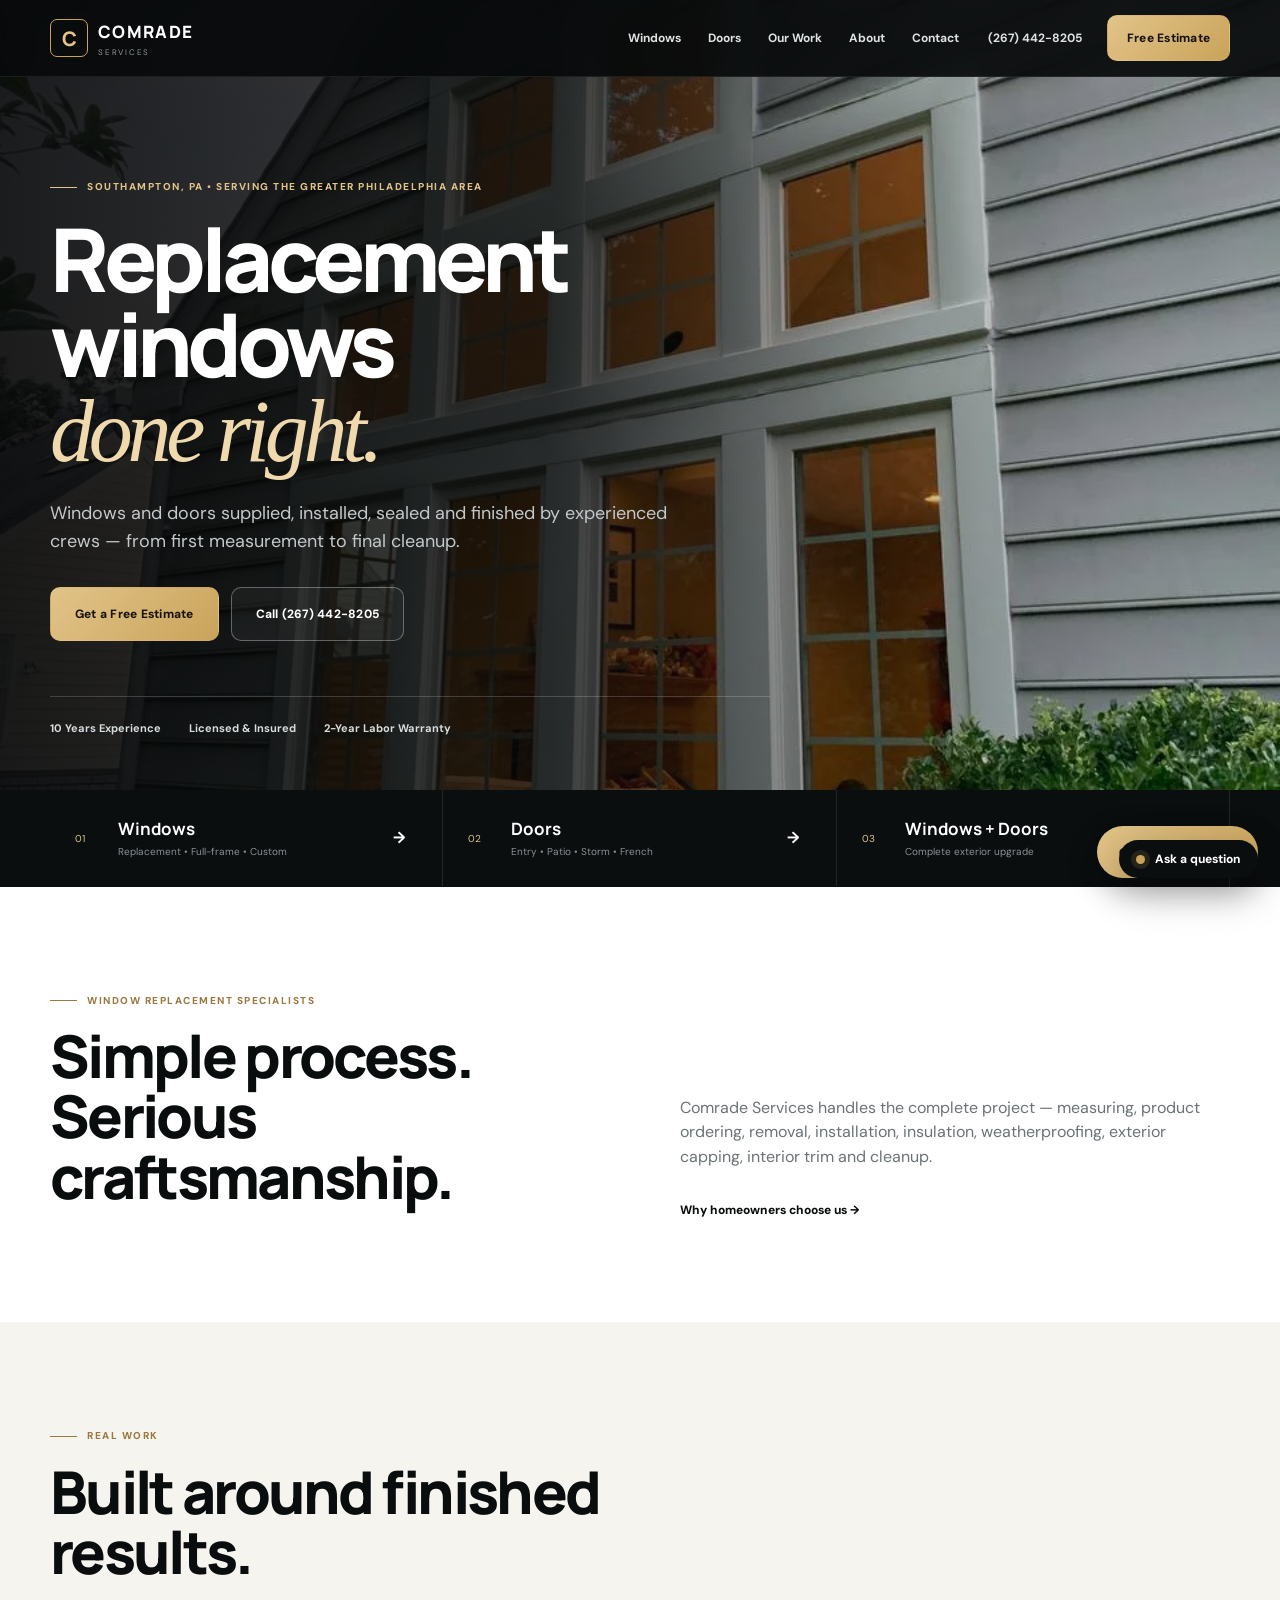
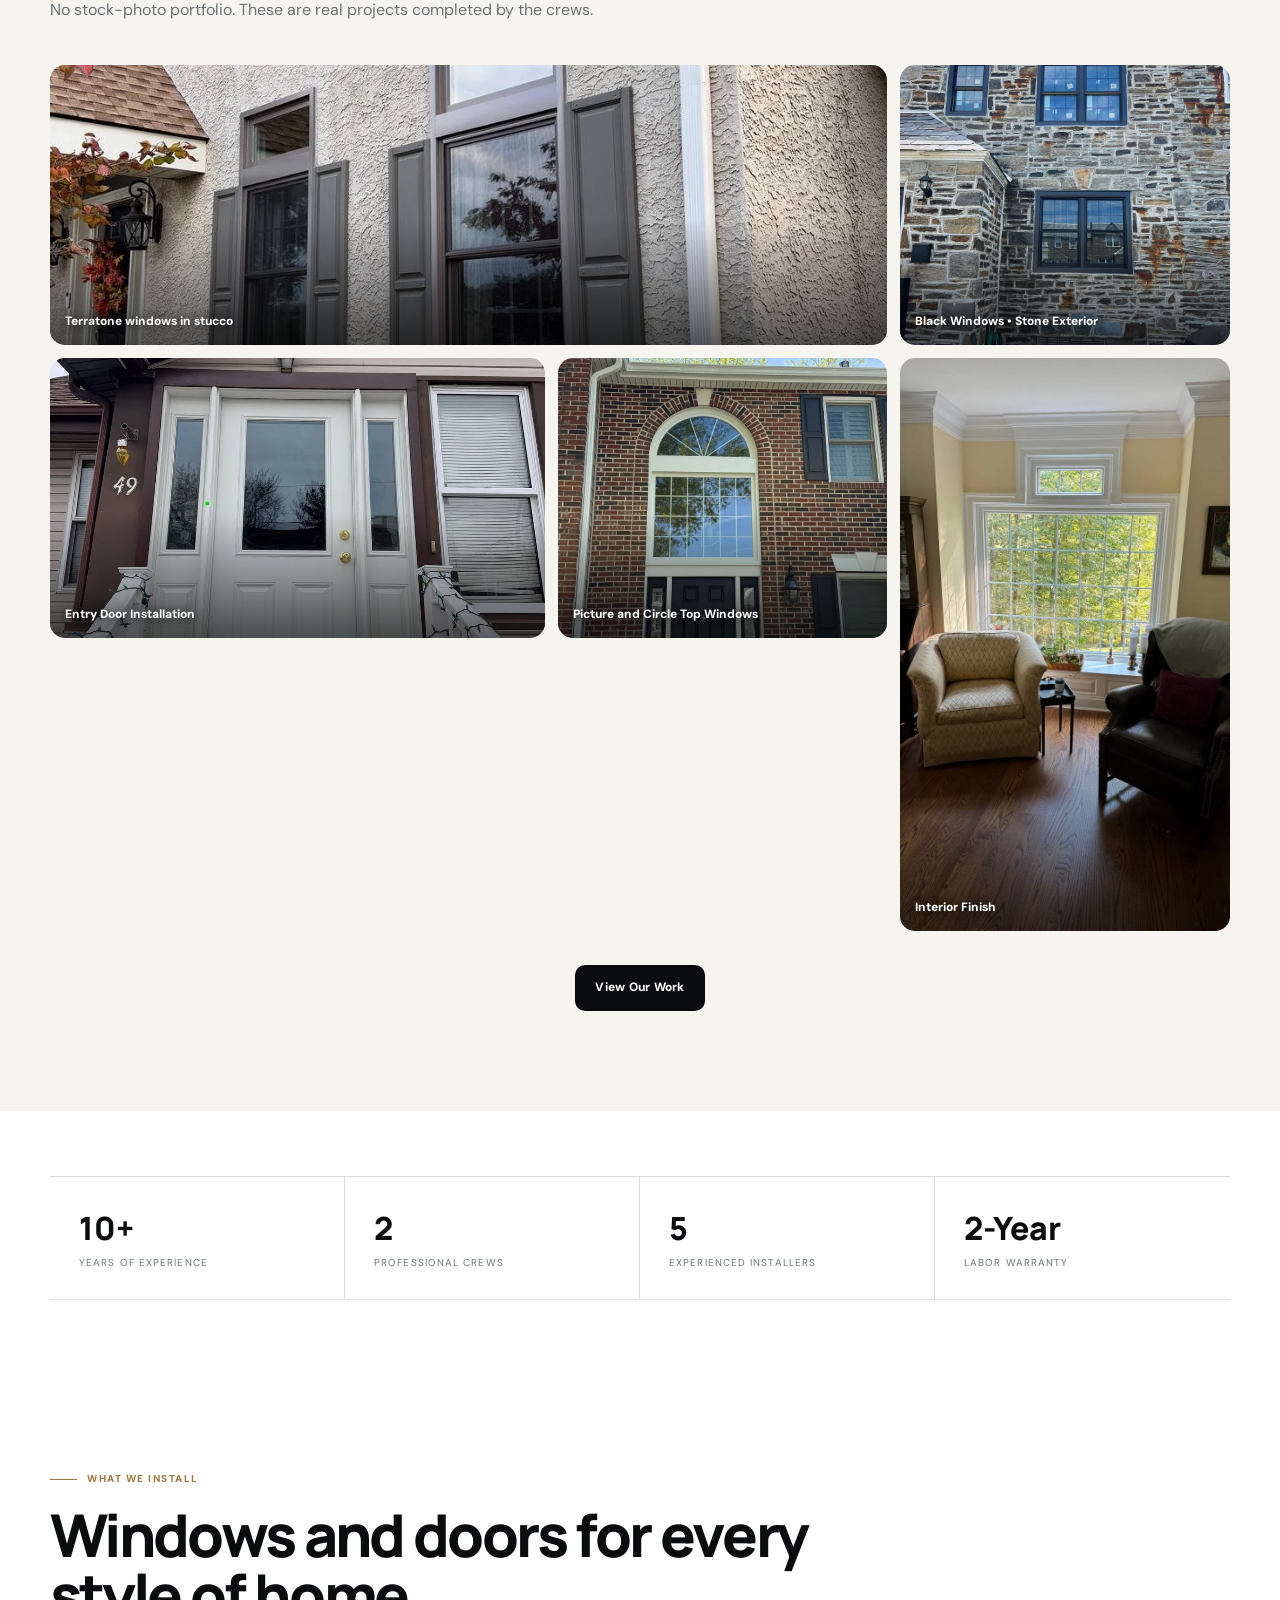
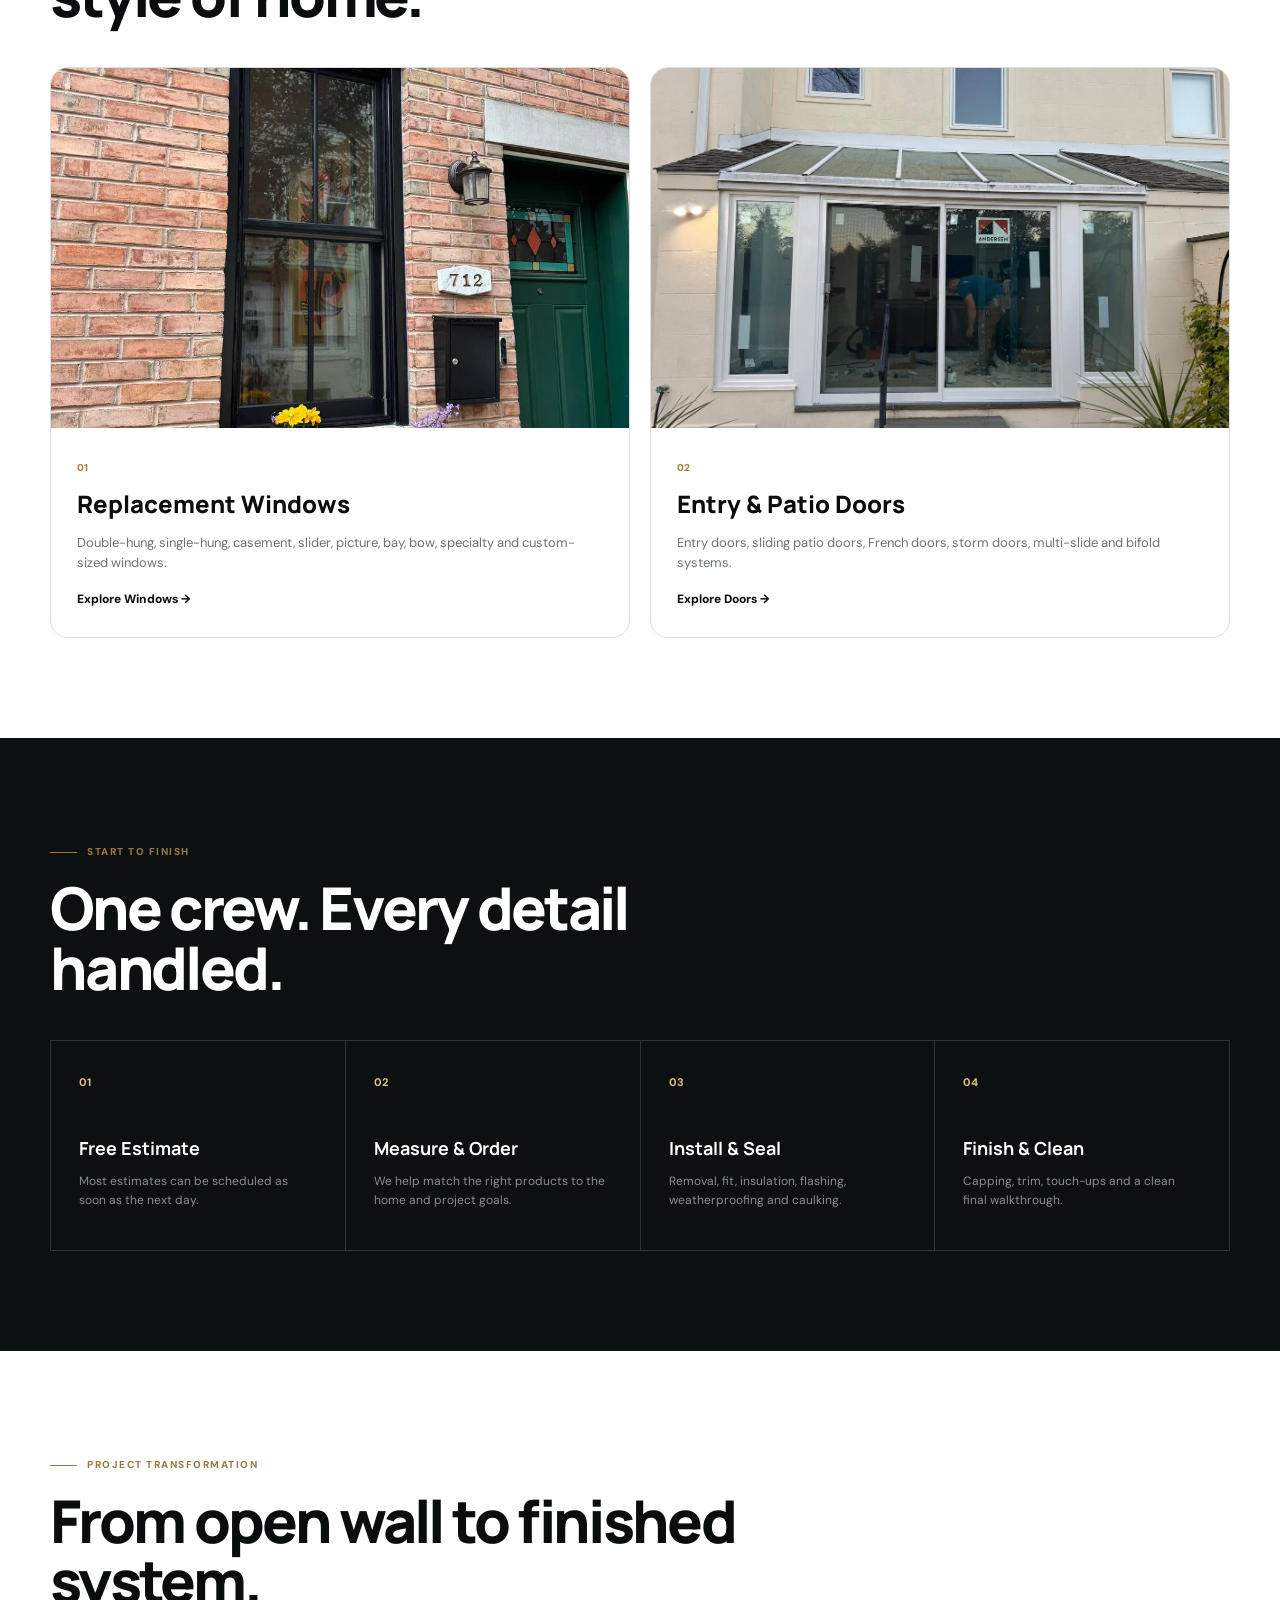
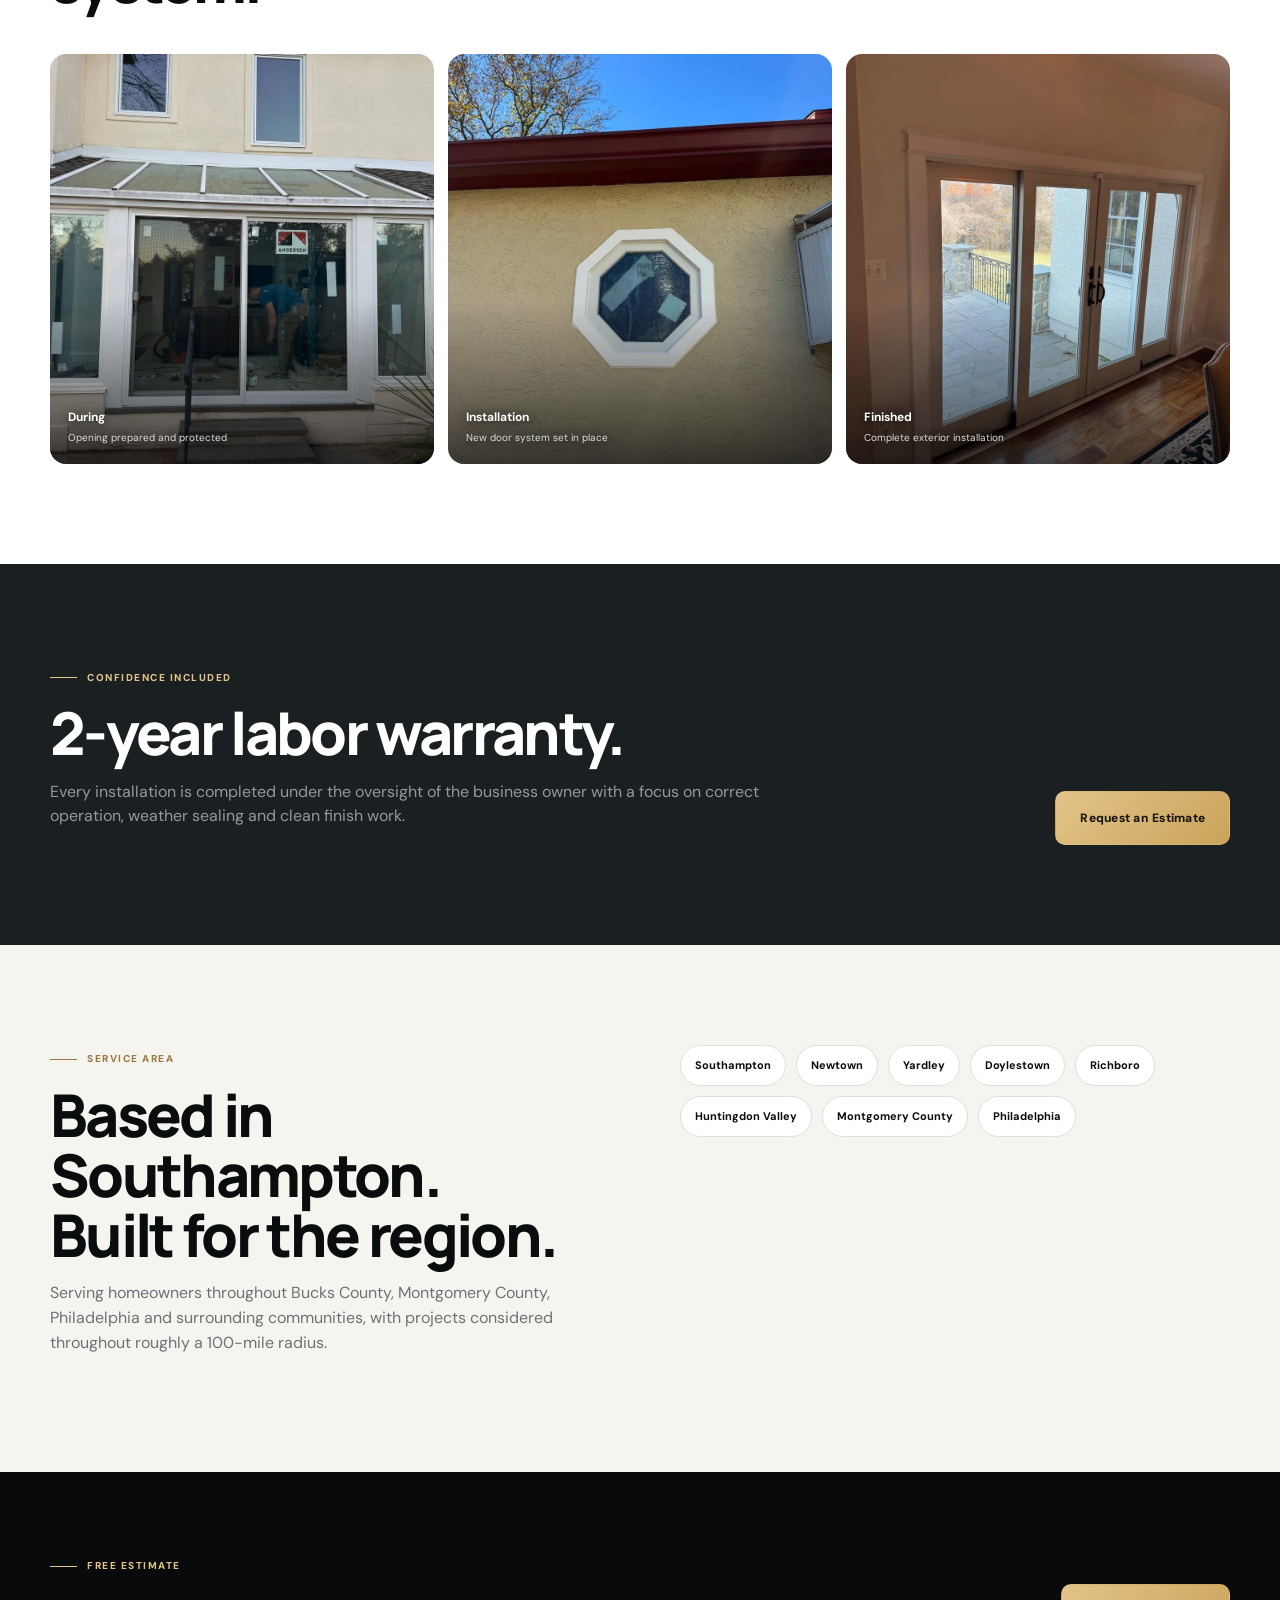
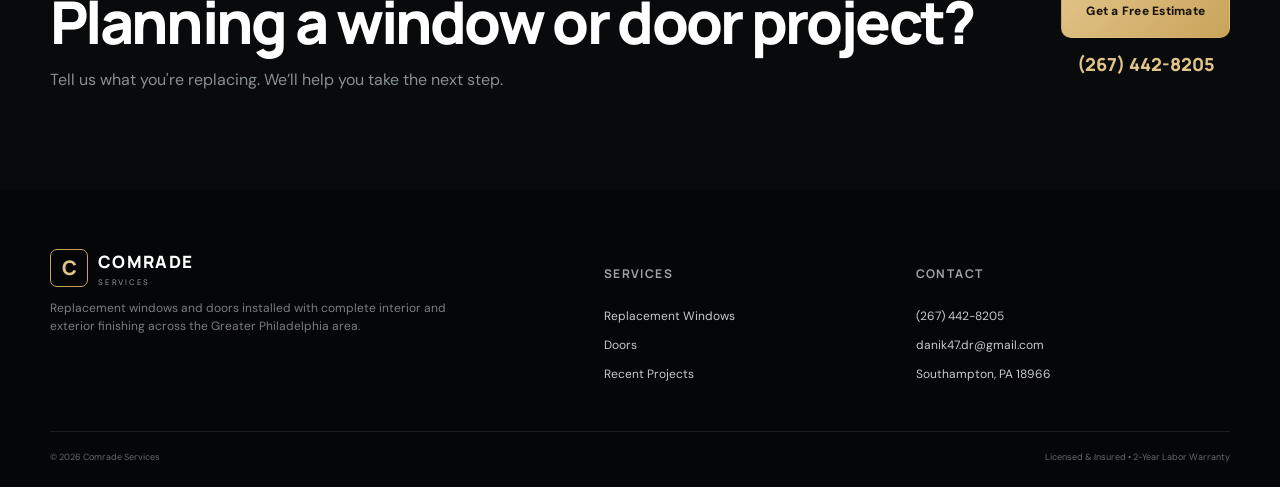
<file: index.html>
<!doctype html>
<html lang="en">

<head>
    <!-- Google tag (gtag.js) -->
<script async src="https://www.googletagmanager.com/gtag/js?id=AW-18445562995"></script>
<script>
  window.dataLayer = window.dataLayer || [];
  function gtag(){dataLayer.push(arguments);}
  gtag('js', new Date());

  gtag('config', 'AW-18445562995');
  gtag('config', 'AW-73782251980');
</script>
    <meta charset="utf-8">
    <meta name="viewport" content="width=device-width,initial-scale=1">
    <title>Comrade Services | Replacement Windows & Doors in Southampton, PA</title>
    <meta name="description"
        content="Replacement windows and doors in Southampton, PA and the Greater Philadelphia area. Free estimates, licensed and insured, 2-year labor warranty.">
    <link rel="preconnect" href="https://fonts.googleapis.com">
    <link rel="preconnect" href="https://fonts.gstatic.com" crossorigin>
    <link
        href="https://fonts.googleapis.com/css2?family=DM+Sans:wght@400;500;600;700&family=Manrope:wght@500;600;700;800&display=swap"
        rel="stylesheet">
    <link rel="stylesheet" href="styles.css">
</head>

<body>
    <header class="site-header">
        <div class="container nav-wrap"><a class="brand" href="index.html"><span
                    class="brand-mark">C</span><span><strong>COMRADE</strong><small>SERVICES</small></span></a>
            <nav class="desktop-nav"><a href="windows.html">Windows</a><a href="doors.html">Doors</a><a
                    href="gallery.html">Our Work</a><a href="about.html">About</a><a href="contact.html">Contact</a>
            </nav><a class="header-phone" href="tel:+12674428205">(267) 442-8205</a><a
                class="btn btn-primary header-cta" href="contact.html">Free Estimate</a><button class="menu-btn"
                aria-label="Open menu"><span></span><span></span></button>
        </div>
        <div class="mobile-nav"><a href="windows.html">Windows</a><a href="doors.html">Doors</a><a
                href="gallery.html">Our Work</a><a href="about.html">About</a><a href="contact.html">Contact</a><a
                href="tel:+12674428205">Call (267) 442-8205</a></div>
    </header>
    <main>
        <section class="hero home-hero">
            <div class="hero-bg"><img src="assets/images/hero.webp" alt="Completed residential window installation">
            </div>
            <div class="hero-shade"></div>
            <div class="container hero-content"><span class="kicker light">Southampton, PA • Serving the Greater
                    Philadelphia Area</span>
                <h1>Replacement windows<br><em>done right.</em></h1>
                <p>Windows and doors supplied, installed, sealed and finished by experienced crews — from first
                    measurement to final cleanup.</p>
                <div class="hero-actions"><a class="btn btn-primary btn-lg" href="contact.html">Get a Free
                        Estimate</a><a class="btn btn-ghost btn-lg" href="tel:+12674428205">Call (267) 442-8205</a>
                </div>
                <div class="hero-trust"><span>10 Years Experience</span><span>Licensed & Insured</span><span>2-Year
                        Labor Warranty</span></div>
            </div>
        </section>
        <section class="quick-choice">
            <div class="container choice-grid"><a href="windows.html"><span>01</span>
                    <div><strong>Windows</strong><small>Replacement • Full-frame • Custom</small></div><b>→</b>
                </a><a href="doors.html"><span>02</span>
                    <div><strong>Doors</strong><small>Entry • Patio • Storm • French</small></div><b>→</b>
                </a><a href="contact.html"><span>03</span>
                    <div><strong>Windows + Doors</strong><small>Complete exterior upgrade</small></div><b>→</b>
                </a></div>
        </section>
        <section class="section intro-section">
            <div class="container split-head">
                <div><span class="kicker">Window Replacement Specialists</span>
                    <h2>Simple process. Serious craftsmanship.</h2>
                </div>
                <div>
                    <p>Comrade Services handles the complete project — measuring, product ordering, removal,
                        installation, insulation, weatherproofing, exterior capping, interior trim and cleanup.</p><a
                        class="text-link" href="about.html">Why homeowners choose us →</a>
                </div>
            </div>
        </section>
        <section class="section work-highlight">
            <div class="container">
                <div class="section-head"><span class="kicker">Real Work</span>
                    <h2>Built around finished results.</h2>
                    <p>No stock-photo portfolio. These are real projects completed by the crews.</p>
                </div>
                <div class="masonry">
                    <figure class="wide"><img src="assets/images/window_house.webp"
                            alt="Black replacement windows on stucco home">
                        <figcaption>Terratone windows in stucco </figcaption>
                    </figure>
                    <figure><img src="assets/images/window_black_stone.webp" alt="Black windows in stone home">
                        <figcaption>Black Windows • Stone Exterior</figcaption>
                    </figure>
                    <figure><img src="assets/images/door_entry_black.webp" alt="Black entry door installation">
                        <figcaption>Entry Door Installation</figcaption>
                    </figure>
                    <figure><img src="assets/images/window_arch.webp" alt="Large arched window and entry door">
                        <figcaption>Picture and Circle Top Windows</figcaption>
                    </figure>
                    <figure class="tall"><img src="assets/images/window_big_interior.webp"
                            alt="Large finished interior window">
                        <figcaption>Interior Finish</figcaption>
                    </figure>
                </div>
                <div class="center"><a class="btn btn-dark" href="gallery.html">View Our Work</a></div>
            </div>
        </section>
        <section class="section stats">
            <div class="container stat-grid">
                <div><strong>10+</strong><span>Years of experience</span></div>
                <div><strong>2</strong><span>Professional crews</span></div>
                <div><strong>5</strong><span>Experienced installers</span></div>
                <div><strong>2-Year</strong><span>Labor warranty</span></div>
            </div>
        </section>
        <section class="section service-cards">
            <div class="container">
                <div class="section-head"><span class="kicker">What We Install</span>
                    <h2>Windows and doors for every style of home.</h2>
                </div>
                <div class="cards two">
                    <article class="image-card"><img src="assets/images/window_black_brick.webp"
                            alt="Black replacement window">
                        <div><span>01</span>
                            <h3>Replacement Windows</h3>
                            <p>Double-hung, single-hung, casement, slider, picture, bay, bow, specialty and custom-sized
                                windows.</p><a href="windows.html">Explore Windows →</a>
                        </div>
                    </article>
                    <article class="image-card"><img src="assets/images/door_patio_black.webp"
                            alt="Black patio door system">
                        <div><span>02</span>
                            <h3>Entry & Patio Doors</h3>
                            <p>Entry doors, sliding patio doors, French doors, storm doors, multi-slide and bifold
                                systems.</p><a href="doors.html">Explore Doors →</a>
                        </div>
                    </article>
                </div>
            </div>
        </section>
        <section class="section process-section">
            <div class="container">
                <div class="section-head light"><span class="kicker">Start to Finish</span>
                    <h2>One crew. Every detail handled.</h2>
                </div>
                <div class="process-grid">
                    <div><b>01</b>
                        <h3>Free Estimate</h3>
                        <p>Most estimates can be scheduled as soon as the next day.</p>
                    </div>
                    <div><b>02</b>
                        <h3>Measure & Order</h3>
                        <p>We help match the right products to the home and project goals.</p>
                    </div>
                    <div><b>03</b>
                        <h3>Install & Seal</h3>
                        <p>Removal, fit, insulation, flashing, weatherproofing and caulking.</p>
                    </div>
                    <div><b>04</b>
                        <h3>Finish & Clean</h3>
                        <p>Capping, trim, touch-ups and a clean final walkthrough.</p>
                    </div>
                </div>
            </div>
        </section>
        <section class="section transformation">
            <div class="container">
                <div class="section-head"><span class="kicker">Project Transformation</span>
                    <h2>From open wall to finished system.</h2>
                </div>
                <div class="transform-grid">
                    <figure><img src="assets/images/process_opening.webp" alt="Opening prepared for new patio door">
                        <figcaption><b>During</b><span>Opening prepared and protected</span></figcaption>
                    </figure>
                    <figure><img src="assets/images/process_install.webp" alt="Patio door being installed">
                        <figcaption><b>Installation</b><span>New door system set in place</span></figcaption>
                    </figure>
                    <figure><img src="assets/images/door_patio_white.webp" alt="Completed patio door installation">
                        <figcaption><b>Finished</b><span>Complete exterior installation</span></figcaption>
                    </figure>
                </div>
            </div>
        </section>
        <section class="section warranty">
            <div class="container warranty-box">
                <div><span class="kicker light">Confidence Included</span>
                    <h2>2-year labor warranty.</h2>
                    <p>Every installation is completed under the oversight of the business owner with a focus on correct
                        operation, weather sealing and clean finish work.</p>
                </div><a class="btn btn-primary btn-lg" href="contact.html">Request an Estimate</a>
            </div>
        </section>
        <section class="section service-area">
            <div class="container service-area-grid">
                <div><span class="kicker">Service Area</span>
                    <h2>Based in Southampton.<br>Built for the region.</h2>
                    <p>Serving homeowners throughout Bucks County, Montgomery County, Philadelphia and surrounding
                        communities, with projects considered throughout roughly a 100-mile radius.</p>
                </div>
                <div class="area-list">
                    <span>Southampton</span><span>Newtown</span><span>Yardley</span><span>Doylestown</span><span>Richboro</span><span>Huntingdon
                        Valley</span><span>Montgomery County</span><span>Philadelphia</span></div>
            </div>
        </section>
        <section class="cta">
            <div class="container cta-inner">
                <div><span class="kicker light">Free Estimate</span>
                    <h2>Planning a window or door project?</h2>
                    <p>Tell us what you're replacing. We’ll help you take the next step.</p>
                </div>
                <div class="cta-actions"><a class="btn btn-primary btn-lg" href="contact.html">Get a Free Estimate</a><a
                        href="tel:+12674428205">(267) 442-8205</a></div>
            </div>
        </section>
    </main>
    <footer class="footer">
        <div class="container footer-grid">
            <div><a class="brand" href="index.html"><span
                        class="brand-mark">C</span><span><strong>COMRADE</strong><small>SERVICES</small></span></a>
                <p>Replacement windows and doors installed with complete interior and exterior finishing across the
                    Greater Philadelphia area.</p>
            </div>
            <div>
                <h4>Services</h4><a href="windows.html">Replacement Windows</a><a href="doors.html">Doors</a><a
                    href="gallery.html">Recent Projects</a>
            </div>
            <div>
                <h4>Contact</h4><a href="tel:+12674428205">(267) 442-8205</a><a
                    href="mailto:danik47.dr@gmail.com">danik47.dr@gmail.com</a><span>Southampton, PA 18966</span>
            </div>
        </div>
        <div class="container footer-bottom"><span>© <span data-year></span> Comrade Services</span><span>Licensed &
                Insured • 2-Year Labor Warranty</span></div>
    </footer>
    <a class="floating-estimate" href="contact.html">Get a Free Estimate</a>
    <script src="script.js"></script>
</body>

</html>
</file>
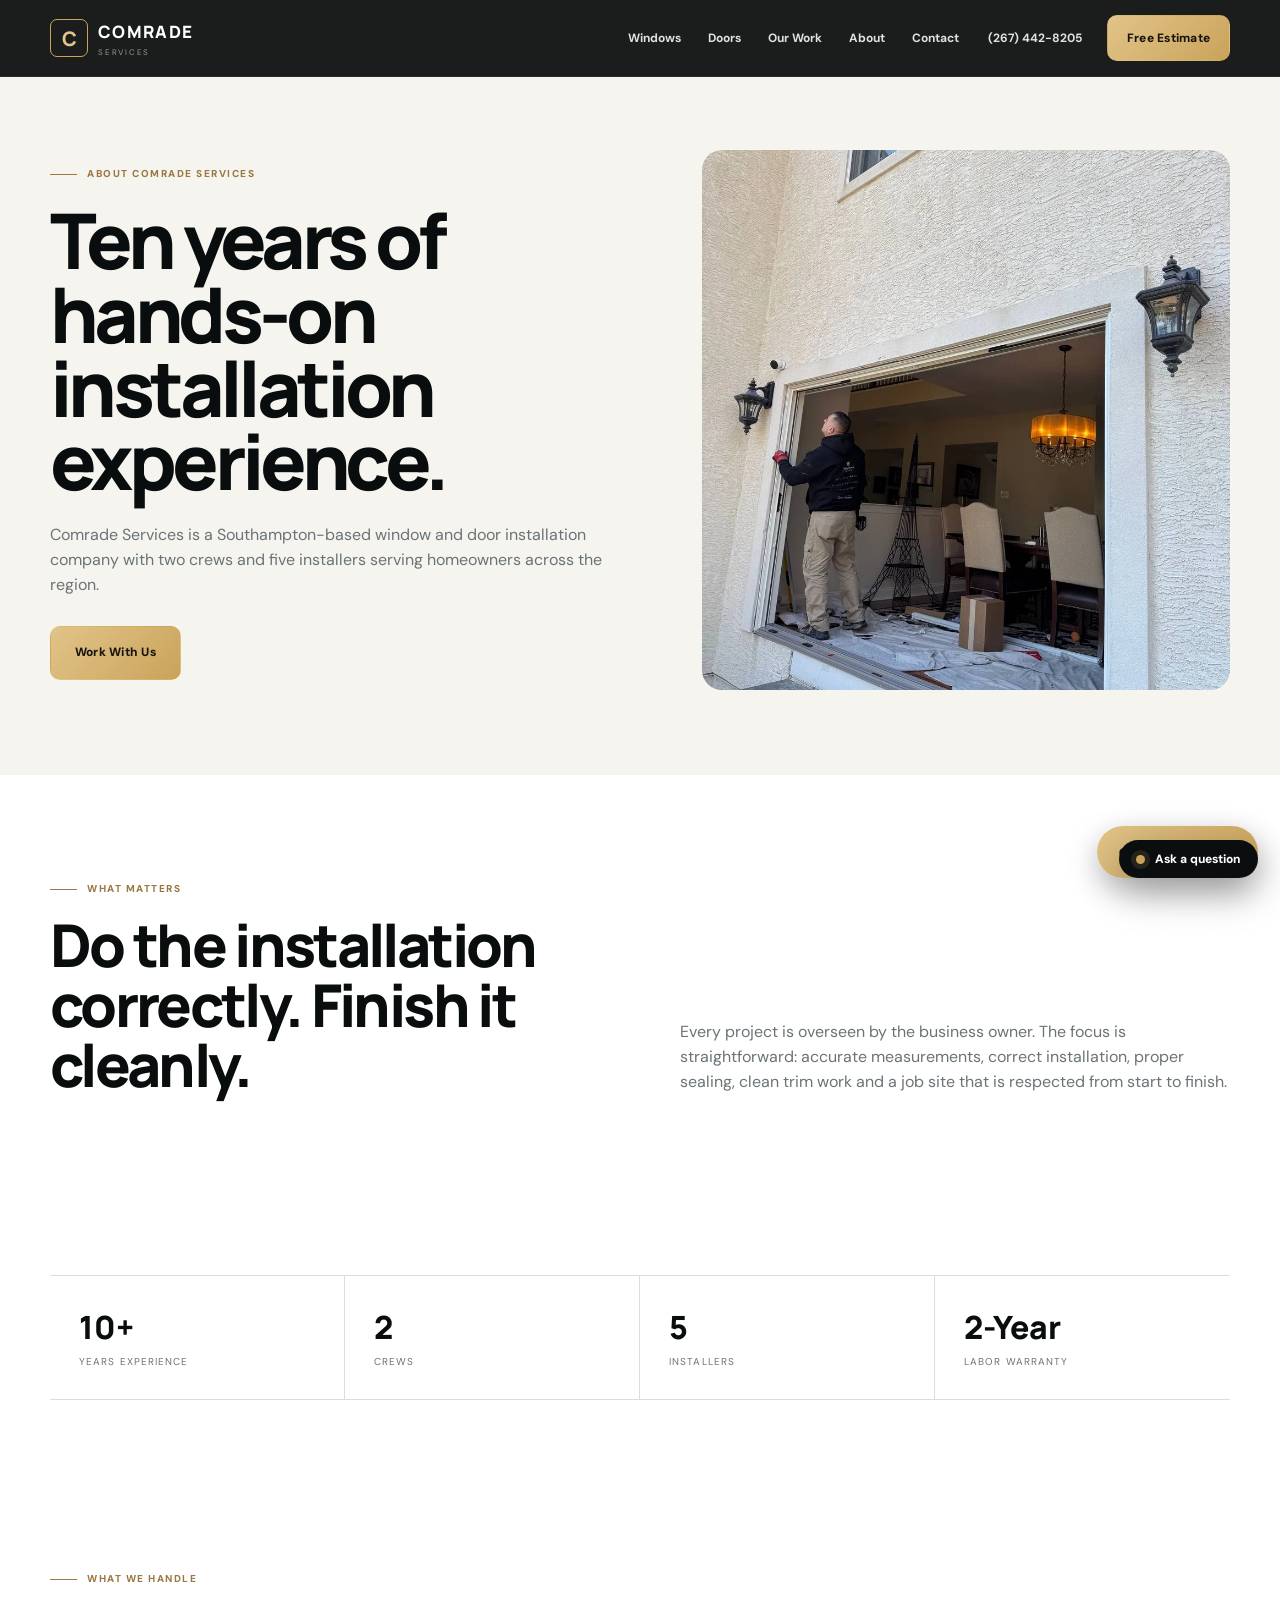
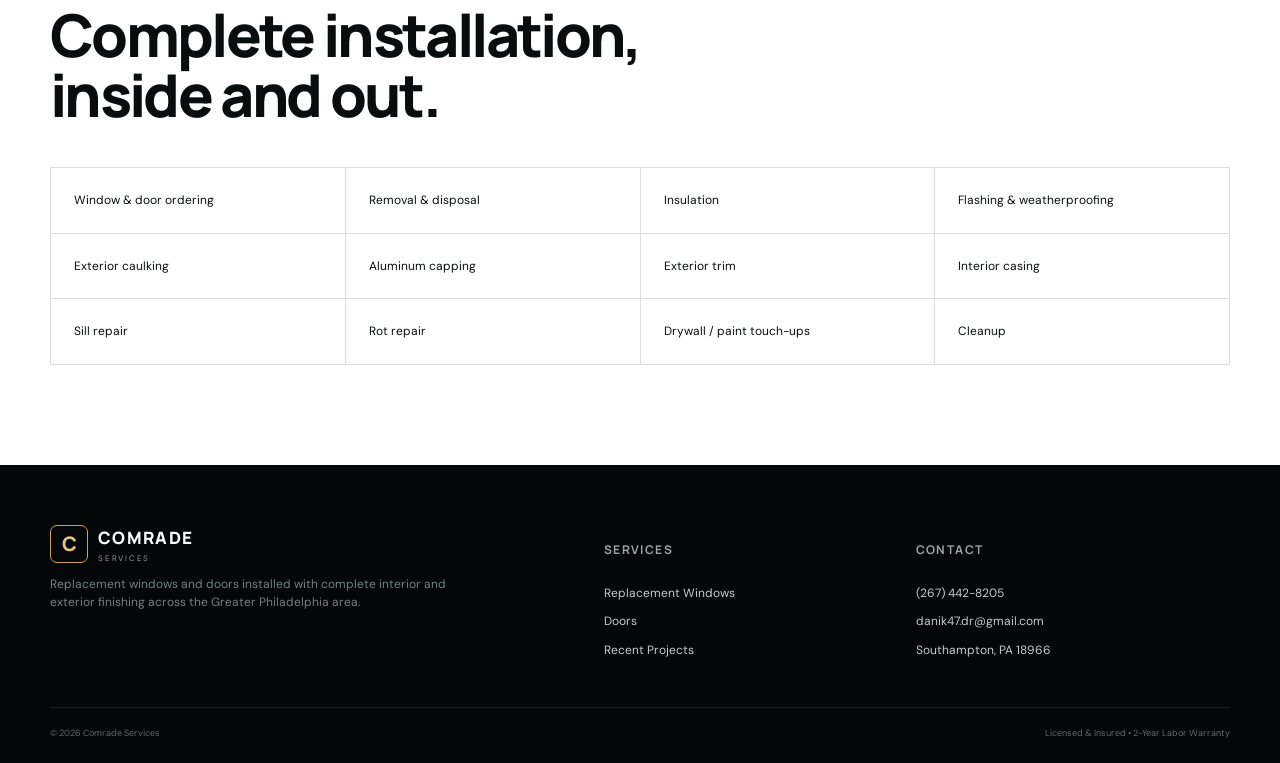
<file: about.html>
<!doctype html>
<html lang="en">

<head>
    
    <!-- Google tag (gtag.js) -->
    <script async src="https://www.googletagmanager.com/gtag/js?id=AW-18445562995"></script>
    <script>
      window.dataLayer = window.dataLayer || [];
      function gtag(){dataLayer.push(arguments);}
      gtag('js', new Date());
      gtag('config', 'AW-18445562995');
  gtag('config', 'AW-73782251980');
    </script>
<meta charset="utf-8">
    <meta name="viewport" content="width=device-width,initial-scale=1">
    <title>About Comrade Services | Windows & Doors</title>
    <meta name="description"
        content="Learn about Comrade Services, a licensed and insured window and door installer based in Southampton, Pennsylvania.">
    <link rel="preconnect" href="https://fonts.googleapis.com">
    <link rel="preconnect" href="https://fonts.gstatic.com" crossorigin>
    <link
        href="https://fonts.googleapis.com/css2?family=DM+Sans:wght@400;500;600;700&family=Manrope:wght@500;600;700;800&display=swap"
        rel="stylesheet">
    <link rel="stylesheet" href="styles.css">
</head>

<body>
    <header class="site-header">
        <div class="container nav-wrap"><a class="brand" href="index.html"><span
                    class="brand-mark">C</span><span><strong>COMRADE</strong><small>SERVICES</small></span></a>
            <nav class="desktop-nav"><a href="windows.html">Windows</a><a href="doors.html">Doors</a><a
                    href="gallery.html">Our Work</a><a href="about.html">About</a><a href="contact.html">Contact</a>
            </nav><a class="header-phone" href="tel:+12674428205">(267) 442-8205</a><a
                class="btn btn-primary header-cta" href="contact.html">Free Estimate</a><button class="menu-btn"
                aria-label="Open menu"><span></span><span></span></button>
        </div>
        <div class="mobile-nav"><a href="windows.html">Windows</a><a href="doors.html">Doors</a><a
                href="gallery.html">Our Work</a><a href="about.html">About</a><a href="contact.html">Contact</a><a
                href="tel:+12674428205">Call (267) 442-8205</a></div>
    </header>
    <main>
        <section class="page-hero about-hero">
            <div class="container page-hero-grid">
                <div><span class="kicker">About Comrade Services</span>
                    <h1>Ten years of hands-on installation experience.</h1>
                    <p>Comrade Services is a Southampton-based window and door installation company with two crews and
                        five installers serving homeowners across the region.</p><a class="btn btn-primary btn-lg"
                        href="contact.html">Work With Us</a>
                </div><img src="assets/images/crew.webp" alt="Window installer working on a project">
            </div>
        </section>
        <section class="section">
            <div class="container split-head">
                <div><span class="kicker">What Matters</span>
                    <h2>Do the installation correctly. Finish it cleanly.</h2>
                </div>
                <div>
                    <p>Every project is overseen by the business owner. The focus is straightforward: accurate
                        measurements, correct installation, proper sealing, clean trim work and a job site that is
                        respected from start to finish.</p>
                </div>
            </div>
        </section>
        <section class="section stats">
            <div class="container stat-grid">
                <div><strong>10+</strong><span>Years Experience</span></div>
                <div><strong>2</strong><span>Crews</span></div>
                <div><strong>5</strong><span>Installers</span></div>
                <div><strong>2-Year</strong><span>Labor Warranty</span></div>
            </div>
        </section>
        <section class="section">
            <div class="container">
                <div class="section-head"><span class="kicker">What We Handle</span>
                    <h2>Complete installation, inside and out.</h2>
                </div>
                <div class="feature-list darktext"><span>Window & door ordering</span><span>Removal &
                        disposal</span><span>Insulation</span><span>Flashing & weatherproofing</span><span>Exterior
                        caulking</span><span>Aluminum capping</span><span>Exterior trim</span><span>Interior
                        casing</span><span>Sill repair</span><span>Rot repair</span><span>Drywall / paint
                        touch-ups</span><span>Cleanup</span></div>
            </div>
        </section>
    </main>
    <footer class="footer">
        <div class="container footer-grid">
            <div><a class="brand" href="index.html"><span
                        class="brand-mark">C</span><span><strong>COMRADE</strong><small>SERVICES</small></span></a>
                <p>Replacement windows and doors installed with complete interior and exterior finishing across the
                    Greater Philadelphia area.</p>
            </div>
            <div>
                <h4>Services</h4><a href="windows.html">Replacement Windows</a><a href="doors.html">Doors</a><a
                    href="gallery.html">Recent Projects</a>
            </div>
            <div>
                <h4>Contact</h4><a href="tel:+12674428205">(267) 442-8205</a><a
                    href="mailto:danik47.dr@gmail.com">danik47.dr@gmail.com</a><span>Southampton, PA 18966</span>
            </div>
        </div>
        <div class="container footer-bottom"><span>© <span data-year></span> Comrade Services</span><span>Licensed &
                Insured • 2-Year Labor Warranty</span></div>
    </footer>
    <a class="floating-estimate" href="contact.html">Get a Free Estimate</a>
    <script src="script.js"></script>
</body>

</html>
</file>
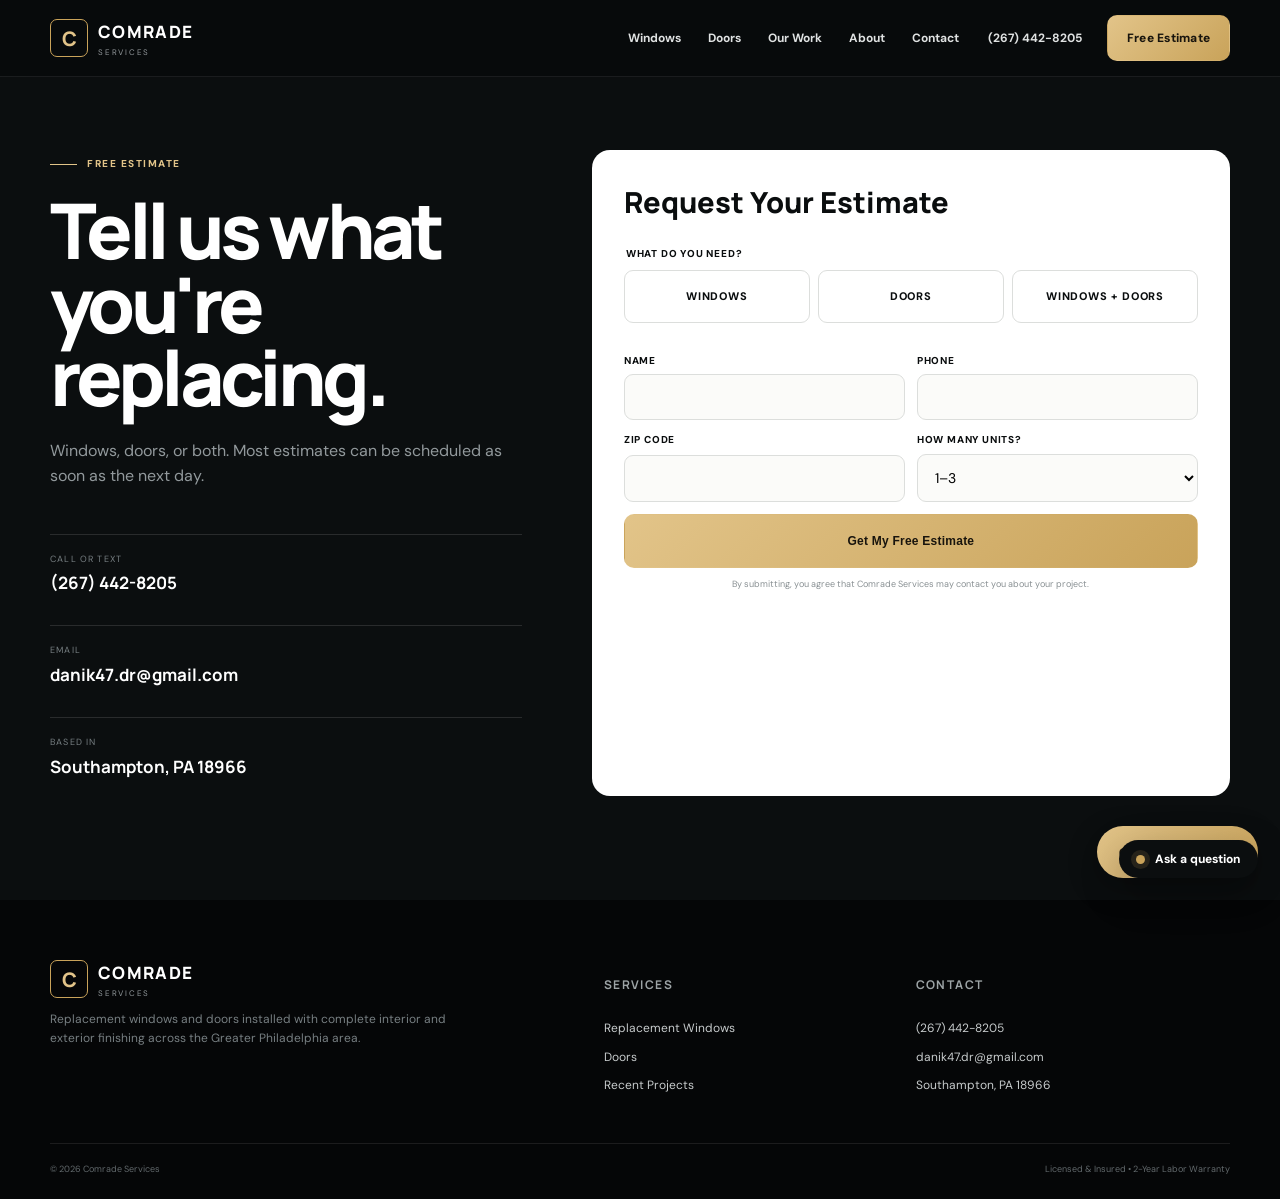
<file: contact.html>
<!doctype html>
<html lang="en">

<head>
    
    <!-- Google tag (gtag.js) -->
    <script async src="https://www.googletagmanager.com/gtag/js?id=AW-18445562995"></script>
    <script>
      window.dataLayer = window.dataLayer || [];
      function gtag(){dataLayer.push(arguments);}
      gtag('js', new Date());
      gtag('config', 'AW-18445562995');
  gtag('config', 'AW-73782251980');
    </script>
<meta charset="utf-8">
    <meta name="viewport" content="width=device-width,initial-scale=1">
    <title>Free Estimate | Comrade Services</title>
    <meta name="description" content="Request a free window or door estimate from Comrade Services in Southampton, PA.">
    <link rel="preconnect" href="https://fonts.googleapis.com">
    <link rel="preconnect" href="https://fonts.gstatic.com" crossorigin>
    <link
        href="https://fonts.googleapis.com/css2?family=DM+Sans:wght@400;500;600;700&family=Manrope:wght@500;600;700;800&display=swap"
        rel="stylesheet">
    <link rel="stylesheet" href="styles.css">
</head>

<body>
    <header class="site-header">
        <div class="container nav-wrap"><a class="brand" href="index.html"><span
                    class="brand-mark">C</span><span><strong>COMRADE</strong><small>SERVICES</small></span></a>
            <nav class="desktop-nav"><a href="windows.html">Windows</a><a href="doors.html">Doors</a><a
                    href="gallery.html">Our Work</a><a href="about.html">About</a><a href="contact.html">Contact</a>
            </nav><a class="header-phone" href="tel:+12674428205">(267) 442-8205</a><a
                class="btn btn-primary header-cta" href="contact.html">Free Estimate</a><button class="menu-btn"
                aria-label="Open menu"><span></span><span></span></button>
        </div>
        <div class="mobile-nav"><a href="windows.html">Windows</a><a href="doors.html">Doors</a><a
                href="gallery.html">Our Work</a><a href="about.html">About</a><a href="contact.html">Contact</a><a
                href="tel:+12674428205">Call (267) 442-8205</a></div>
    </header>
    <main>
        <section class="contact-hero">
            <div class="container contact-grid">
                <div><span class="kicker light">Free Estimate</span>
                    <h1>Tell us what you're replacing.</h1>
                    <p>Windows, doors, or both. Most estimates can be scheduled as soon as the next day.</p>
                    <div class="contact-links"><a href="tel:+12674428205"><small>Call or Text</small><strong>(267)
                                442-8205</strong></a><a
                            href="mailto:danik47.dr@gmail.com"><small>Email</small><strong>danik47.dr@gmail.com</strong></a>
                        <div><small>Based in</small><strong>Southampton, PA 18966</strong></div>
                    </div>
                </div>
                <form class="lead-form" name="estimate" method="POST" action="/thank-you.html" data-netlify="true" data-netlify-honeypot="bot-field" enctype="multipart/form-data">
                    <input type="hidden" name="form-name" value="estimate">
                    <p hidden><label>Don’t fill this out: <input name="bot-field"></label></p>
                    <h2>Request Your Estimate</h2>
                    <fieldset>
                        <legend>What do you need?</legend>
                        <div class="project-buttons"><label><input type="radio" name="project" value="Windows"
                                    required><span>Windows</span></label><label><input type="radio" name="project"
                                    value="Doors"><span>Doors</span></label><label><input type="radio" name="project"
                                    value="Windows + Doors"><span>Windows + Doors</span></label></div>
                    </fieldset>
                    <div class="form-row"><label>Name<input name="name" required
                                autocomplete="name"></label><label>Phone<input name="phone" required
                                autocomplete="tel" inputmode="tel" maxlength="20"
                                pattern="(?:\+?1[\s.-]?)?(?:\([2-9]\d{2}\)|[2-9]\d{2})[\s.-]?\d{3}[\s.-]?\d{4}"
                                title="Enter a valid 10-digit US phone number"></label></div>
                    <div class="form-row"><label>ZIP Code<input name="zip" inputmode="numeric"
                                autocomplete="postal-code" required maxlength="10" pattern="\d{5}(?:-\d{4})?"
                                title="Enter a valid 5-digit US ZIP code"></label><label>How many units?<select name="units">
                                <option>1–3</option>
                                <option>4–7</option>
                                <option>8–12</option>
                                <option>13–20</option>
                                <option>20+</option>
                                <option>Not sure</option>
                            </select></label></div>
                    <button class="btn btn-primary btn-lg full" type="submit">Get My Free Estimate</button>
                    <p class="form-note">By submitting, you agree that Comrade Services may contact you about your
                        project.</p>
                </form>
            </div>
        </section>
    </main>
    <footer class="footer">
        <div class="container footer-grid">
            <div><a class="brand" href="index.html"><span
                        class="brand-mark">C</span><span><strong>COMRADE</strong><small>SERVICES</small></span></a>
                <p>Replacement windows and doors installed with complete interior and exterior finishing across the
                    Greater Philadelphia area.</p>
            </div>
            <div>
                <h4>Services</h4><a href="windows.html">Replacement Windows</a><a href="doors.html">Doors</a><a
                    href="gallery.html">Recent Projects</a>
            </div>
            <div>
                <h4>Contact</h4><a href="tel:+12674428205">(267) 442-8205</a><a
                    href="mailto:danik47.dr@gmail.com">danik47.dr@gmail.com</a><span>Southampton, PA 18966</span>
            </div>
        </div>
        <div class="container footer-bottom"><span>© <span data-year></span> Comrade Services</span><span>Licensed &
                Insured • 2-Year Labor Warranty</span></div>
    </footer>
    <a class="floating-estimate" href="contact.html">Get a Free Estimate</a>
    <script src="script.js"></script>
</body>

</html>
</file>
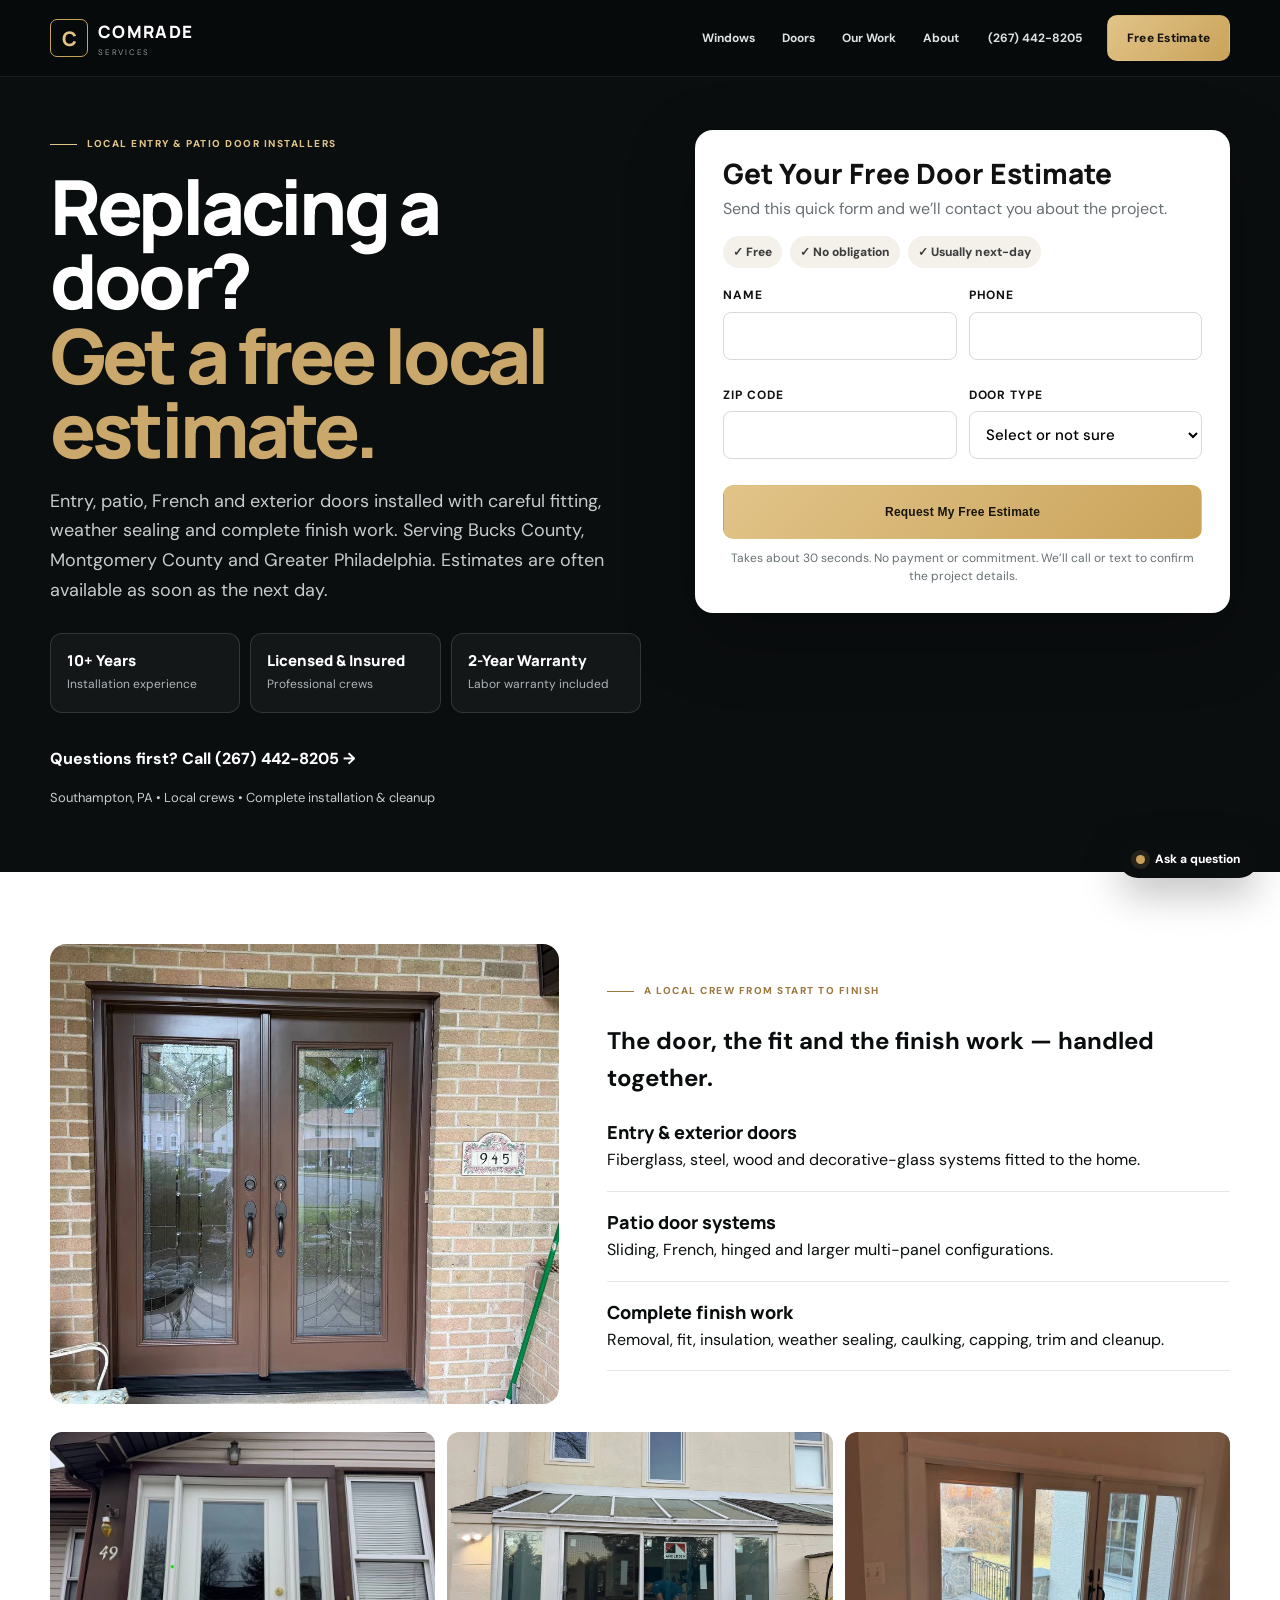
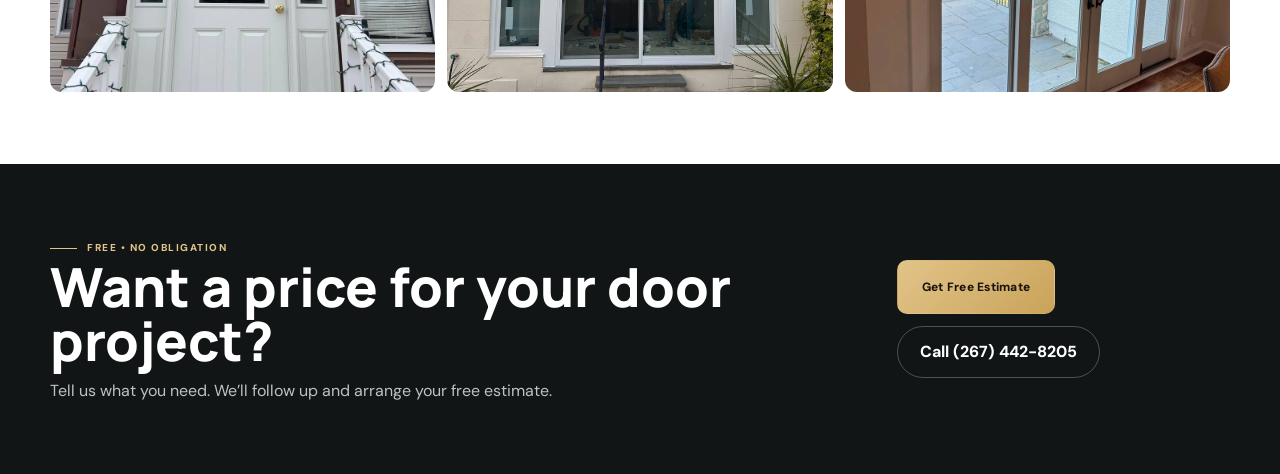
<file: doors-estimate.html>
<!doctype html>
<html lang="en"><head>
<script async src="https://www.googletagmanager.com/gtag/js?id=AW-18445562995"></script><script>window.dataLayer=window.dataLayer||[];function gtag(){dataLayer.push(arguments);}gtag('js',new Date());gtag('config','AW-18445562995');gtag('config','AW-73782251980');</script>
<!-- Microsoft Clarity -->
<script type="text/javascript">
(function(c,l,a,r,i,t,y){
  c[a]=c[a]||function(){(c[a].q=c[a].q||[]).push(arguments)};
  t=l.createElement(r);t.async=1;t.src="https://www.clarity.ms/tag/"+i;
  y=l.getElementsByTagName(r)[0];y.parentNode.insertBefore(t,y);
})(window, document, "clarity", "script", "z2uh5qzthv");
</script>
<meta charset="utf-8"><meta name="viewport" content="width=device-width,initial-scale=1"><title>Door Replacement Estimate | Comrade Services</title><meta name="description" content="Free entry and patio door replacement estimate from licensed and insured installers serving Southampton and Greater Philadelphia."><link rel="preconnect" href="https://fonts.googleapis.com"><link rel="preconnect" href="https://fonts.gstatic.com" crossorigin><link href="https://fonts.googleapis.com/css2?family=DM+Sans:wght@400;500;600;700&family=Manrope:wght@500;600;700;800&display=swap" rel="stylesheet"><link rel="stylesheet" href="styles.css">
<style>.ad-hero{padding:130px 0 64px;background:#0b0e0f;color:#fff}.ad-grid{display:grid;grid-template-columns:1.05fr .95fr;gap:54px;align-items:start}.ad-hero h1{font:800 clamp(46px,6vw,76px)/.98 Manrope,sans-serif;letter-spacing:-.05em;margin:14px 0 20px}.ad-hero h1 em{color:#caa76b;font-style:normal}.ad-hero .lead{font-size:18px;line-height:1.65;color:#c7ccce;max-width:680px}.ad-trust{display:grid;grid-template-columns:repeat(3,1fr);gap:10px;margin:28px 0}.ad-trust div{padding:16px;border:1px solid rgba(255,255,255,.13);border-radius:12px;background:rgba(255,255,255,.04)}.ad-trust strong{display:block;font:800 15px Manrope,sans-serif}.ad-trust span{font-size:12px;color:#aeb5b8}.ad-call{display:inline-flex;align-items:center;gap:10px;margin-top:6px;color:#fff;font-weight:800}.local-proof{margin-top:16px;font-size:13px;color:#c7ccce}.ad-form{background:#fff;color:#111;padding:28px;border-radius:18px;box-shadow:0 24px 70px rgba(0,0,0,.28)}.ad-form h2{font:800 28px/1.1 Manrope,sans-serif;margin:0 0 8px}.ad-form>p{margin:0 0 14px;color:#687074}.form-fast{display:flex;gap:8px;flex-wrap:wrap;margin:0 0 18px!important}.form-fast span{font-size:12px;font-weight:800;background:#f4f1ea;border-radius:999px;padding:7px 10px;color:#3d3d3d}.ad-form label{display:grid;gap:7px;font-weight:700;font-size:12px}.ad-form input,.ad-form select{width:100%;min-height:48px;border:1px solid #d7d9da;border-radius:8px;padding:0 12px;font:500 15px DM Sans,sans-serif;background:#fff}.ad-form .form-row{margin-bottom:14px}.form-reassure{text-align:center;font-size:12px!important;line-height:1.45;margin:11px 0 0!important}.ad-proof{padding:72px 0}.ad-proof-grid{display:grid;grid-template-columns:.9fr 1.1fr;gap:48px;align-items:center}.ad-proof img{width:100%;height:460px;object-fit:cover;border-radius:16px}.ad-points{display:grid;gap:18px;margin-top:24px}.ad-point{padding-bottom:18px;border-bottom:1px solid #e6e6e6}.ad-point strong{display:block;font:800 18px Manrope,sans-serif;margin-bottom:4px}.ad-gallery{display:grid;grid-template-columns:repeat(3,1fr);gap:12px;margin-top:28px}.ad-gallery img{width:100%;height:260px;object-fit:cover;border-radius:12px}.ad-bottom{padding:70px 0;background:#111516;color:#fff}.ad-bottom-inner{display:flex;align-items:center;justify-content:space-between;gap:30px}.ad-bottom h2{font:800 clamp(34px,5vw,54px)/1 Manrope,sans-serif;margin:0 0 12px}.ad-bottom p{color:#bcc3c6;margin:0}.ad-bottom-actions{display:flex;gap:12px;flex-wrap:wrap}.ad-bottom .phone-btn{display:inline-flex;align-items:center;justify-content:center;min-height:52px;padding:0 22px;border:1px solid rgba(255,255,255,.25);border-radius:999px;color:#fff;font-weight:800}.mobile-leadbar{display:none}@media(max-width:900px){.ad-grid,.ad-proof-grid{grid-template-columns:1fr}.ad-trust{grid-template-columns:repeat(3,1fr)}.ad-form{max-width:680px}.ad-bottom-inner{align-items:flex-start;flex-direction:column}}@media(max-width:680px){body{padding-bottom:72px}.ad-hero{padding:96px 0 34px}.ad-hero h1{font-size:43px}.ad-hero .lead{font-size:16px}.ad-trust{grid-template-columns:1fr;gap:7px;margin:20px 0}.ad-trust div{padding:12px 14px}.ad-form{padding:20px;margin-top:6px}.ad-form h2{font-size:25px}.ad-gallery{grid-template-columns:1fr}.ad-gallery img{height:280px}.ad-proof img{height:340px}.mobile-leadbar{position:fixed;z-index:9999;left:0;right:0;bottom:0;display:grid;grid-template-columns:.8fr 1.2fr;gap:8px;padding:10px 12px;background:#0b0e0f;border-top:1px solid rgba(255,255,255,.12);box-shadow:0 -8px 30px rgba(0,0,0,.25)}.mobile-leadbar a{min-height:48px;border-radius:999px;display:flex;align-items:center;justify-content:center;font-weight:800;text-decoration:none}.mobile-call{border:1px solid rgba(255,255,255,.3);color:#fff}.mobile-estimate{background:#caa76b;color:#111}}
/* Mobile-first lead flow: keep the estimate visible early without removing trust signals. */
.ad-mobile-jump{display:none}
#estimate{scroll-margin-top:94px}
@media(max-width:680px){
  .ad-hero{padding:90px 0 34px}
  .ad-grid{gap:12px}
  .ad-hero h1{font-size:clamp(35px,10vw,42px);line-height:1.02;margin:10px 0 12px}
  .ad-hero .lead{font-size:14px;line-height:1.48}
  .ad-mobile-jump{display:inline-flex;gap:8px;align-items:center;margin:11px 0 0;color:#e2c489;font:800 13px DM Sans,sans-serif;text-decoration:underline;text-underline-offset:3px}
  .ad-trust{grid-template-columns:repeat(3,minmax(0,1fr));gap:6px;margin:13px 0 11px}
  .ad-trust div{min-width:0;padding:9px 7px}
  .ad-trust strong{font-size:11px;line-height:1.25}
  .ad-trust span{font-size:10px;line-height:1.25}
  .ad-call{margin:1px 0 0;font-size:12px}
  .local-proof{display:none}
  .ad-form{margin-top:0;padding:19px}
  .ad-form h2{font-size:24px}
  .ad-form .form-fast{margin-bottom:12px!important}
  .ad-form .form-row{margin-bottom:12px}
}
</style></head>
<body><header class="site-header"><div class="container nav-wrap"><a class="brand" href="index.html"><span class="brand-mark">C</span><span><strong>COMRADE</strong><small>SERVICES</small></span></a><nav class="desktop-nav"><a href="windows.html">Windows</a><a href="doors.html">Doors</a><a href="gallery.html">Our Work</a><a href="about.html">About</a></nav><a class="header-phone" href="tel:+12674428205">(267) 442-8205</a><a class="btn btn-primary header-cta" href="#estimate">Free Estimate</a><button class="menu-btn" aria-label="Open menu"><span></span><span></span></button></div><div class="mobile-nav"><a href="doors.html">Doors</a><a href="gallery.html">Our Work</a><a href="about.html">About</a><a href="#estimate">Free Estimate</a><a href="tel:+12674428205">Call (267) 442-8205</a></div></header>
<main><section class="ad-hero"><div class="container ad-grid"><div><span class="kicker light">Local Entry & Patio Door Installers</span><h1>Replacing a door?<br><em>Get a free local estimate.</em></h1><p class="lead">Entry, patio, French and exterior doors installed with careful fitting, weather sealing and complete finish work. Serving Bucks County, Montgomery County and Greater Philadelphia. Estimates are often available as soon as the next day.</p><a class="ad-mobile-jump" href="#estimate">Get a free 30-second estimate <span aria-hidden="true">↓</span></a><div class="ad-trust"><div><strong>10+ Years</strong><span>Installation experience</span></div><div><strong>Licensed & Insured</strong><span>Professional crews</span></div><div><strong>2-Year Warranty</strong><span>Labor warranty included</span></div></div><a class="ad-call" href="tel:+12674428205">Questions first? Call (267) 442-8205 →</a><div class="local-proof">Southampton, PA • Local crews • Complete installation & cleanup</div></div>
<form id="estimate" class="ad-form lead-form" name="estimate" method="POST" action="/thank-you.html" data-netlify="true" data-netlify-honeypot="bot-field"><input type="hidden" name="form-name" value="estimate"><p hidden><label>Don’t fill this out: <input name="bot-field"></label></p><input type="hidden" name="project" value="Doors"><input type="hidden" name="source" value="Google Ads - Doors Landing Page"><h2>Get Your Free Door Estimate</h2><p>Send this quick form and we’ll contact you about the project.</p><p class="form-fast"><span>✓ Free</span><span>✓ No obligation</span><span>✓ Usually next-day</span></p><div class="form-row"><label>Name<input name="name" required autocomplete="name"></label><label>Phone<input name="phone" required autocomplete="tel" inputmode="tel" maxlength="20" pattern="(?:\+?1[\s.-]?)?(?:\([2-9]\d{2}\)|[2-9]\d{2})[\s.-]?\d{3}[\s.-]?\d{4}" title="Enter a valid 10-digit US phone number"></label></div><div class="form-row"><label>ZIP Code<input name="zip" required inputmode="numeric" autocomplete="postal-code" maxlength="10" pattern="\d{5}(?:-\d{4})?" title="Enter a valid 5-digit US ZIP code"></label><label>Door type<select name="door_type"><option value="" selected>Select or not sure</option><option>Entry / Front Door</option><option>Sliding Patio Door</option><option>French / Hinged Patio Door</option><option>Storm Door</option><option>Other / Not sure</option></select></label></div><button class="btn btn-primary btn-lg full" type="submit">Request My Free Estimate</button><p class="form-reassure">Takes about 30 seconds. No payment or commitment. We’ll call or text to confirm the project details.</p></form></div></section>
<section class="ad-proof"><div class="container ad-proof-grid"><img src="assets/images/door_entry_brown.webp" alt="Completed exterior door installation by Comrade Services"><div><span class="kicker">A Local Crew From Start to Finish</span><h2>The door, the fit and the finish work — handled together.</h2><div class="ad-points"><div class="ad-point"><strong>Entry & exterior doors</strong><span>Fiberglass, steel, wood and decorative-glass systems fitted to the home.</span></div><div class="ad-point"><strong>Patio door systems</strong><span>Sliding, French, hinged and larger multi-panel configurations.</span></div><div class="ad-point"><strong>Complete finish work</strong><span>Removal, fit, insulation, weather sealing, caulking, capping, trim and cleanup.</span></div></div></div></div><div class="container"><div class="ad-gallery"><img src="assets/images/door_entry_white.webp" alt="White entry door installation"><img src="assets/images/door_patio_black.webp" alt="Black sliding patio door installation"><img src="assets/images/door_patio_white.webp" alt="French patio door installation"></div></div></section>
<section class="ad-bottom"><div class="container ad-bottom-inner"><div><span class="kicker light">Free • No Obligation</span><h2>Want a price for your door project?</h2><p>Tell us what you need. We’ll follow up and arrange your free estimate.</p></div><div class="ad-bottom-actions"><a class="btn btn-primary btn-lg" href="#estimate">Get Free Estimate</a><a class="phone-btn" href="tel:+12674428205">Call (267) 442-8205</a></div></div></section></main><div class="mobile-leadbar"><a class="mobile-call" href="tel:+12674428205">Call Now</a><a class="mobile-estimate" href="#estimate">Free Estimate</a></div><script src="script.js?v=lead-20261105"></script></body></html>
</file>
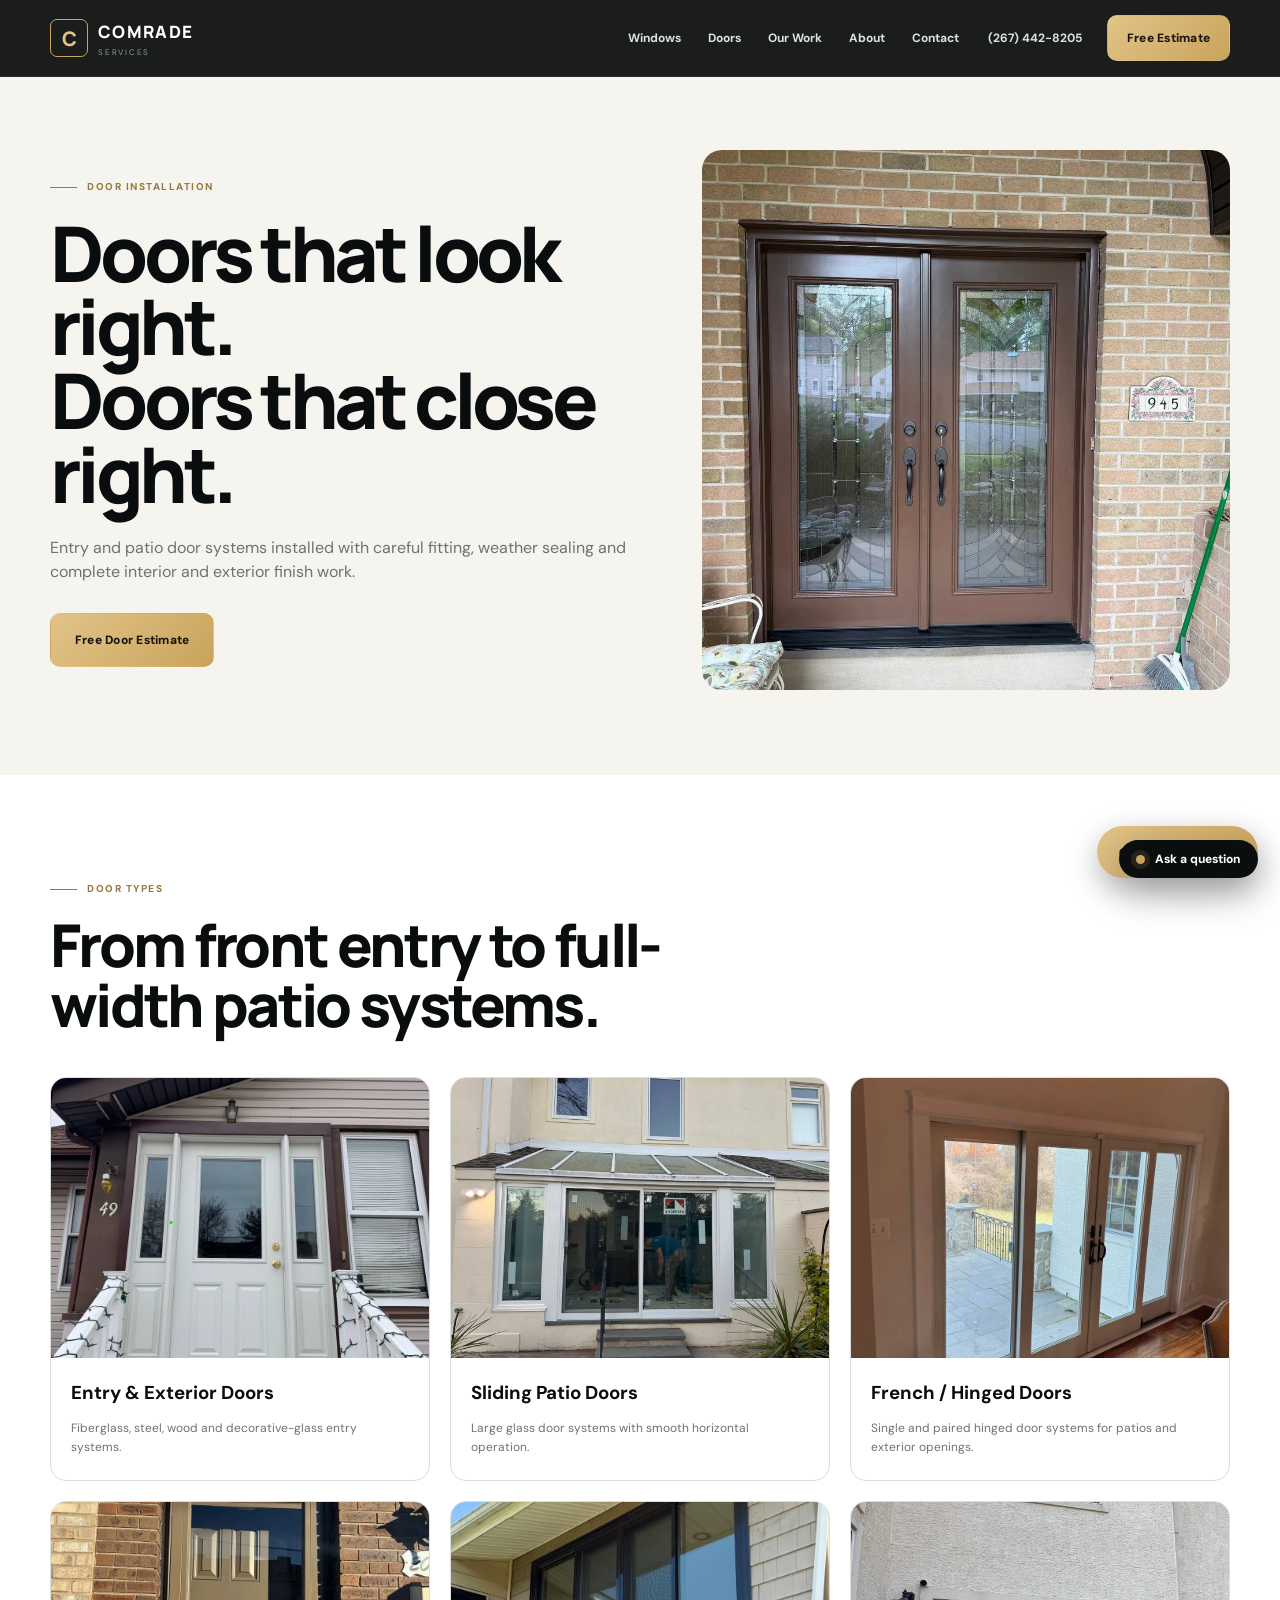
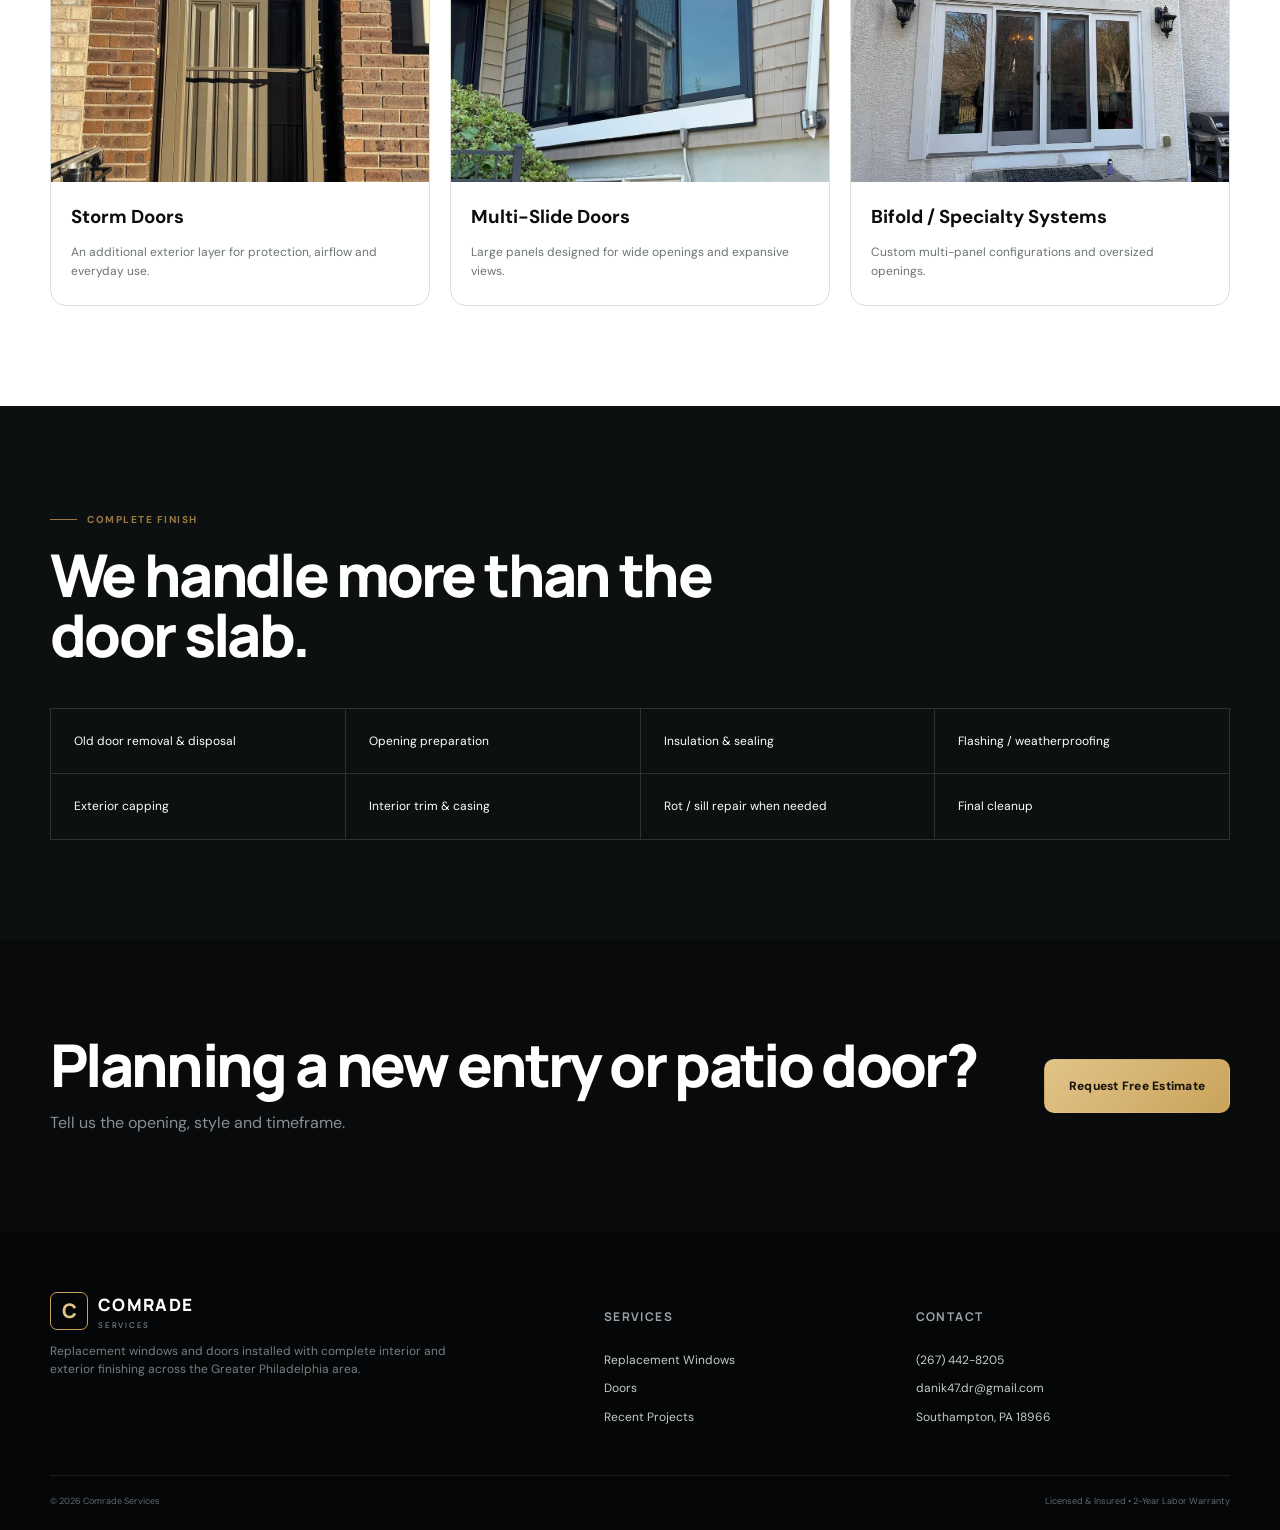
<file: doors.html>
<!doctype html>
<html lang="en">

<head>
    
    <!-- Google tag (gtag.js) -->
    <script async src="https://www.googletagmanager.com/gtag/js?id=AW-18445562995"></script>
    <script>
      window.dataLayer = window.dataLayer || [];
      function gtag(){dataLayer.push(arguments);}
      gtag('js', new Date());
      gtag('config', 'AW-18445562995');
  gtag('config', 'AW-73782251980');
    </script>
<meta charset="utf-8">
    <meta name="viewport" content="width=device-width,initial-scale=1">
    <title>Door Installation | Comrade Services</title>
    <meta name="description"
        content="Entry door, patio door, storm door, French door and multi-panel door installation in the Greater Philadelphia area.">
    <link rel="preconnect" href="https://fonts.googleapis.com">
    <link rel="preconnect" href="https://fonts.gstatic.com" crossorigin>
    <link
        href="https://fonts.googleapis.com/css2?family=DM+Sans:wght@400;500;600;700&family=Manrope:wght@500;600;700;800&display=swap"
        rel="stylesheet">
    <link rel="stylesheet" href="styles.css">
</head>

<body>
    <header class="site-header">
        <div class="container nav-wrap"><a class="brand" href="index.html"><span
                    class="brand-mark">C</span><span><strong>COMRADE</strong><small>SERVICES</small></span></a>
            <nav class="desktop-nav"><a href="windows.html">Windows</a><a href="doors.html">Doors</a><a
                    href="gallery.html">Our Work</a><a href="about.html">About</a><a href="contact.html">Contact</a>
            </nav><a class="header-phone" href="tel:+12674428205">(267) 442-8205</a><a
                class="btn btn-primary header-cta" href="contact.html">Free Estimate</a><button class="menu-btn"
                aria-label="Open menu"><span></span><span></span></button>
        </div>
        <div class="mobile-nav"><a href="windows.html">Windows</a><a href="doors.html">Doors</a><a
                href="gallery.html">Our Work</a><a href="about.html">About</a><a href="contact.html">Contact</a><a
                href="tel:+12674428205">Call (267) 442-8205</a></div>
    </header>
    <main>
        <section class="page-hero">
            <div class="container page-hero-grid">
                <div><span class="kicker">Door Installation</span>
                    <h1>Doors that look right.<br>Doors that close right.</h1>
                    <p>Entry and patio door systems installed with careful fitting, weather sealing and complete
                        interior and exterior finish work.</p><a class="btn btn-primary btn-lg" href="contact.html">Free
                        Door Estimate</a>
                </div><img src="assets/images/door_entry_brown.webp" alt="Finished exterior door installation">
            </div>
        </section>
        <section class="section">
            <div class="container">
                <div class="section-head"><span class="kicker">Door Types</span>
                    <h2>From front entry to full-width patio systems.</h2>
                </div>
                <div class="cards three door-types">
                    <article><img src="assets/images/door_entry_white.webp">
                        <h3>Entry & Exterior Doors</h3>
                        <p>Fiberglass, steel, wood and decorative-glass entry systems.</p>
                    </article>
                    <article><img src="assets/images/door_patio_black.webp" alt="Sliding patio door installation">
                        <h3>Sliding Patio Doors</h3>
                        <p>Large glass door systems with smooth horizontal operation.</p>
                    </article>
                    <article><img src="assets/images/door_patio_white.webp" alt="French hinged patio door installation">
                        <h3>French / Hinged Doors</h3>
                        <p>Single and paired hinged door systems for patios and exterior openings.</p>
                    </article>
                    <article><img src="assets/images/door_storm_real.webp" alt="Storm door installation">
                        <h3>Storm Doors</h3>
                        <p>An additional exterior layer for protection, airflow and everyday use.</p>
                    </article>
                    <article><img src="assets/images/door_multislide_real.webp"
                            alt="Black multi-panel patio door system">
                        <h3>Multi-Slide Doors</h3>
                        <p>Large panels designed for wide openings and expansive views.</p>
                    </article>
                    <article><img src="assets/images/door_bifold_real.webp"
                            alt="Wide multi-panel specialty patio door system">
                        <h3>Bifold / Specialty Systems</h3>
                        <p>Custom multi-panel configurations and oversized openings.</p>
                    </article>
                </div>
            </div>
        </section>
        <section class="section process-section">
            <div class="container">
                <div class="section-head light"><span class="kicker">Complete Finish</span>
                    <h2>We handle more than the door slab.</h2>
                </div>
                <div class="feature-list"><span>Old door removal & disposal</span><span>Opening
                        preparation</span><span>Insulation & sealing</span><span>Flashing /
                        weatherproofing</span><span>Exterior capping</span><span>Interior trim & casing</span><span>Rot
                        / sill repair when needed</span><span>Final cleanup</span></div>
            </div>
        </section>
        <section class="cta">
            <div class="container cta-inner">
                <div>
                    <h2>Planning a new entry or patio door?</h2>
                    <p>Tell us the opening, style and timeframe.</p>
                </div><a class="btn btn-primary btn-lg" href="contact.html">Request Free Estimate</a>
            </div>
        </section>
    </main>
    <footer class="footer">
        <div class="container footer-grid">
            <div><a class="brand" href="index.html"><span
                        class="brand-mark">C</span><span><strong>COMRADE</strong><small>SERVICES</small></span></a>
                <p>Replacement windows and doors installed with complete interior and exterior finishing across the
                    Greater Philadelphia area.</p>
            </div>
            <div>
                <h4>Services</h4><a href="windows.html">Replacement Windows</a><a href="doors.html">Doors</a><a
                    href="gallery.html">Recent Projects</a>
            </div>
            <div>
                <h4>Contact</h4><a href="tel:+12674428205">(267) 442-8205</a><a
                    href="mailto:danik47.dr@gmail.com">danik47.dr@gmail.com</a><span>Southampton, PA 18966</span>
            </div>
        </div>
        <div class="container footer-bottom"><span>© <span data-year></span> Comrade Services</span><span>Licensed &
                Insured • 2-Year Labor Warranty</span></div>
    </footer>
    <a class="floating-estimate" href="contact.html">Get a Free Estimate</a>
    <script src="script.js"></script>
</body>

</html>
</file>
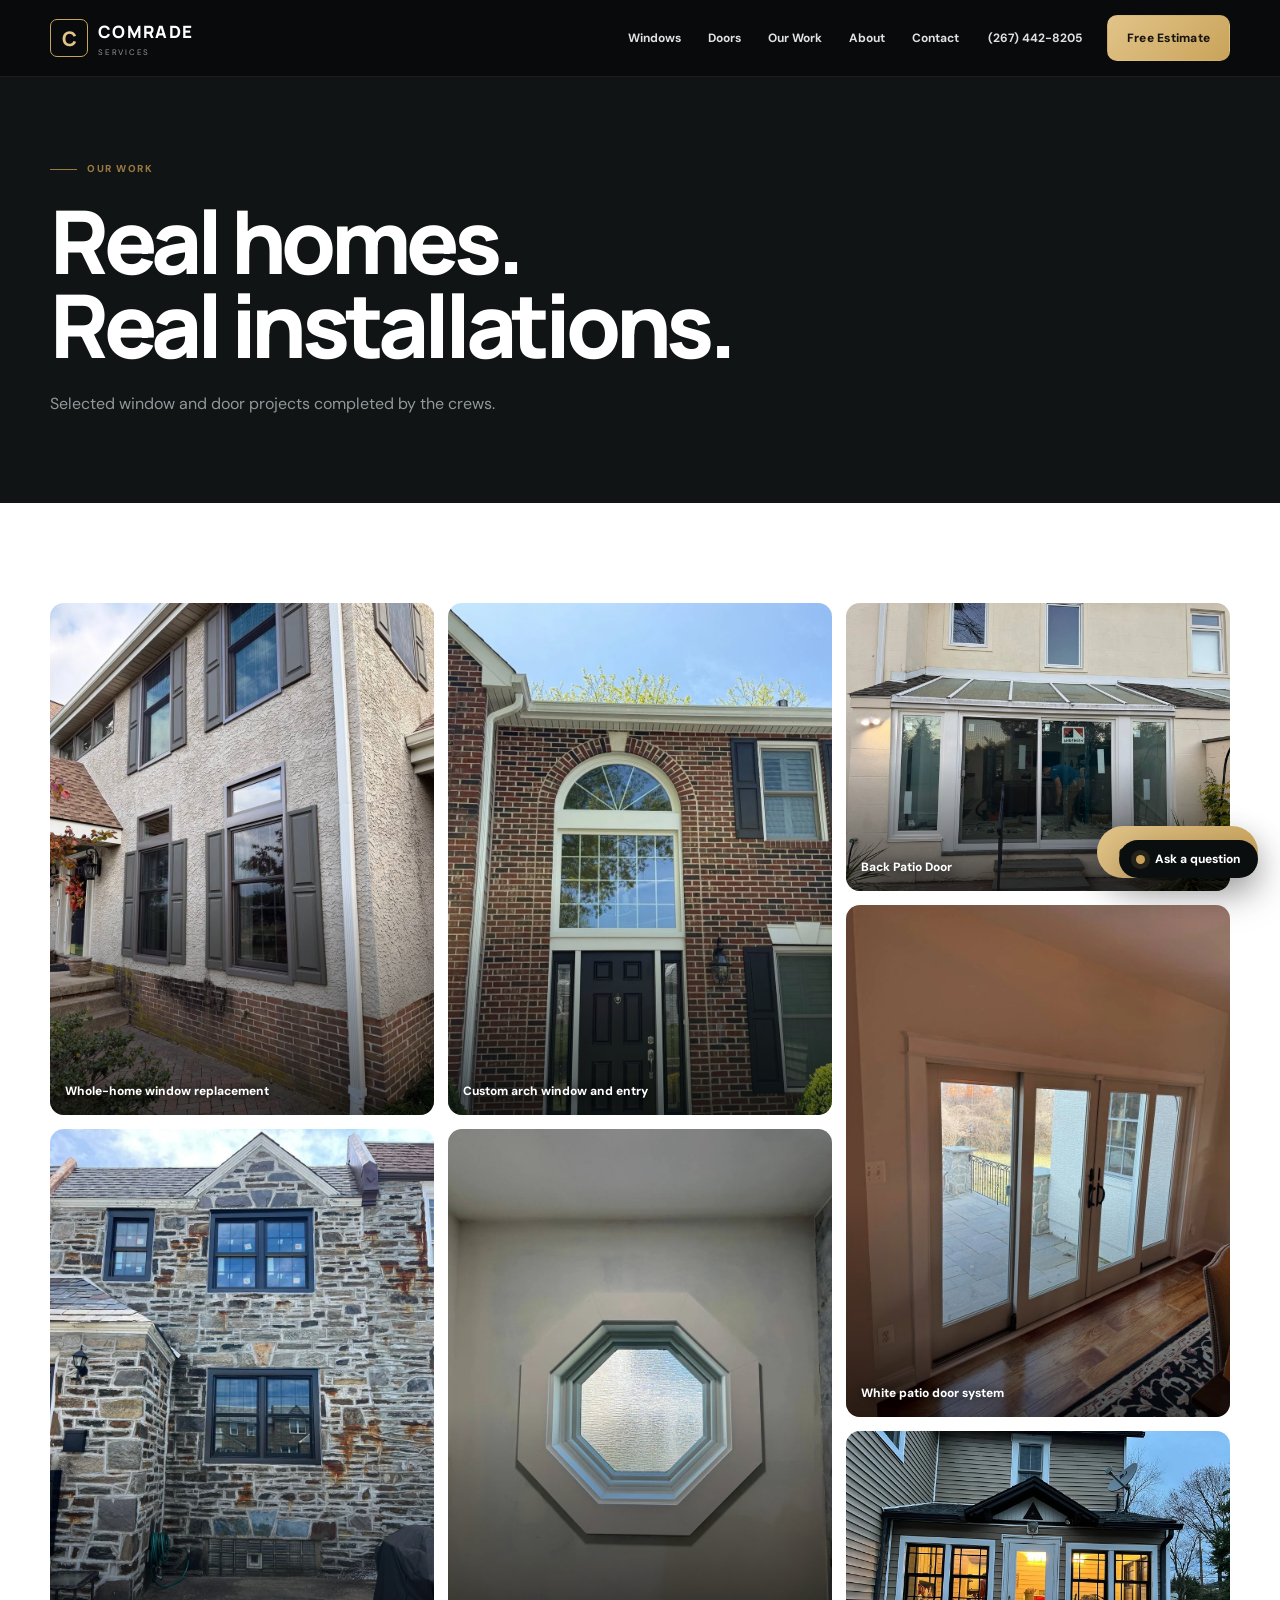
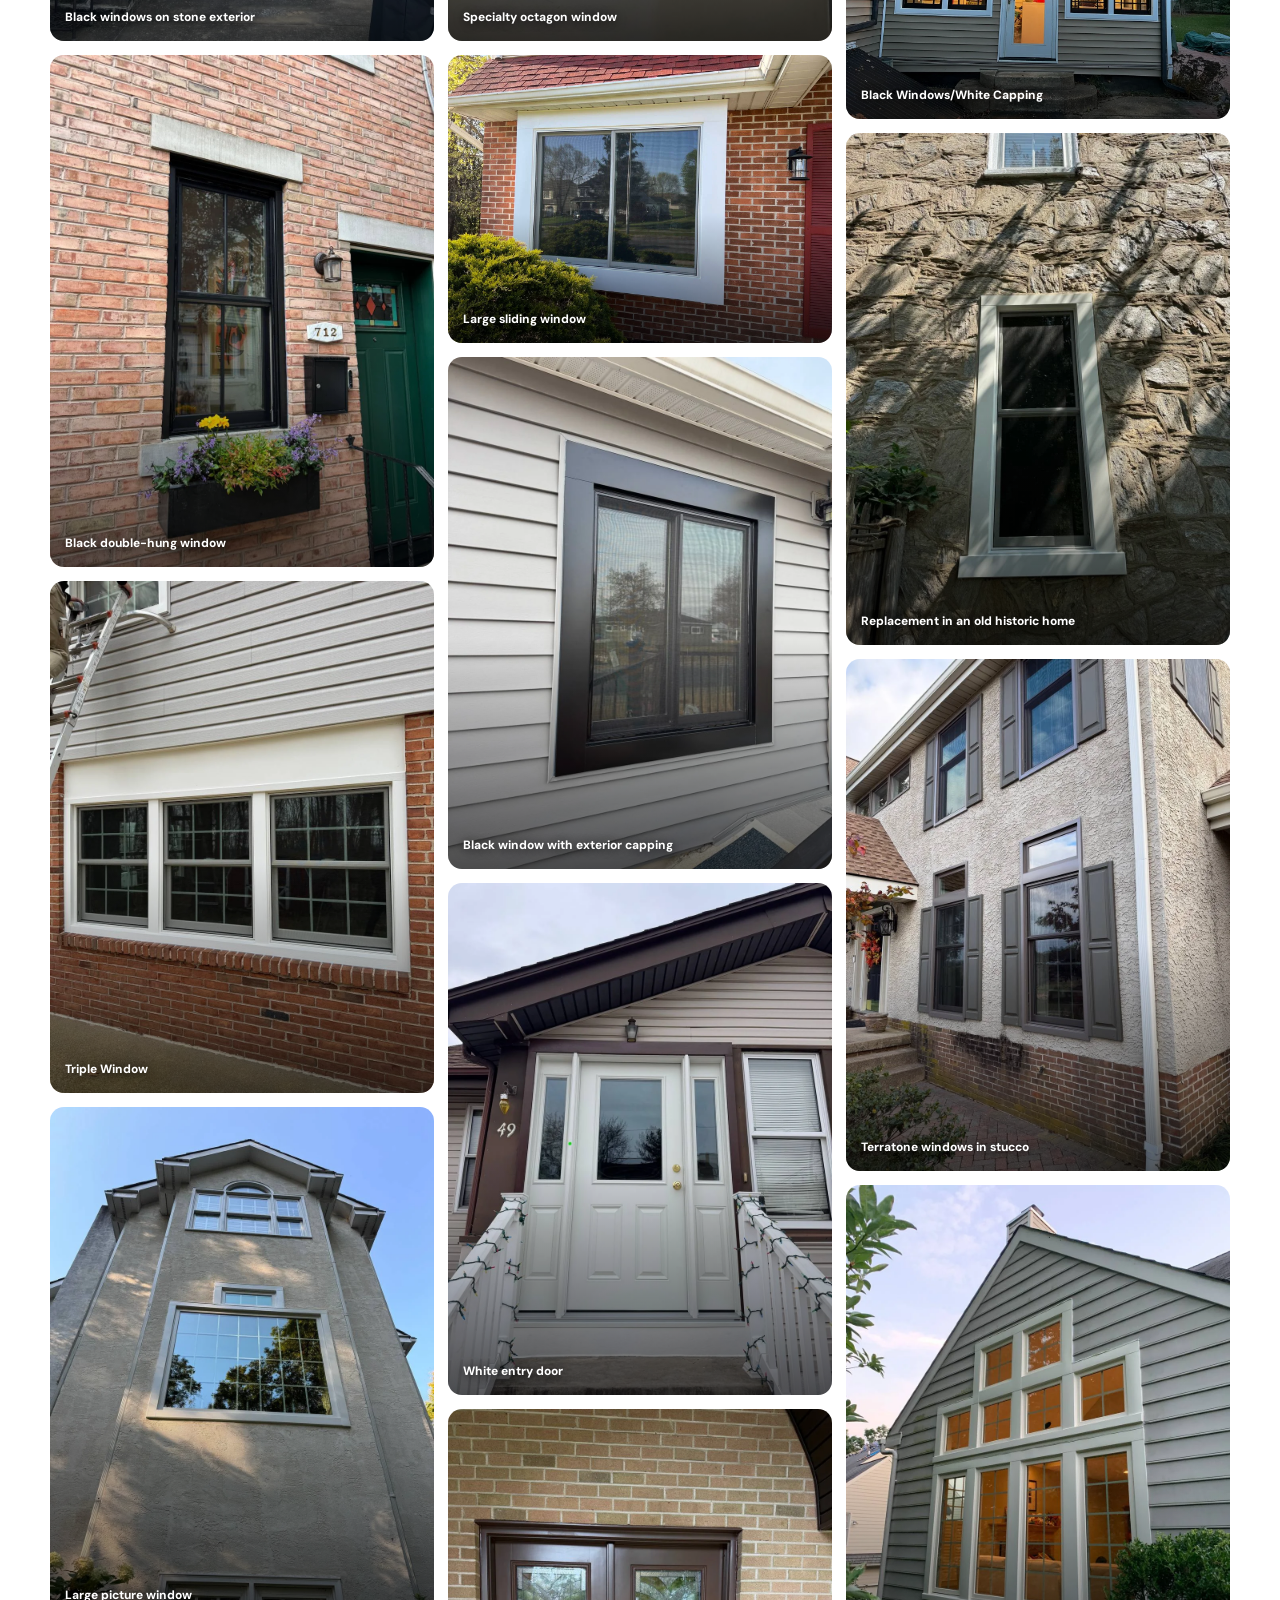
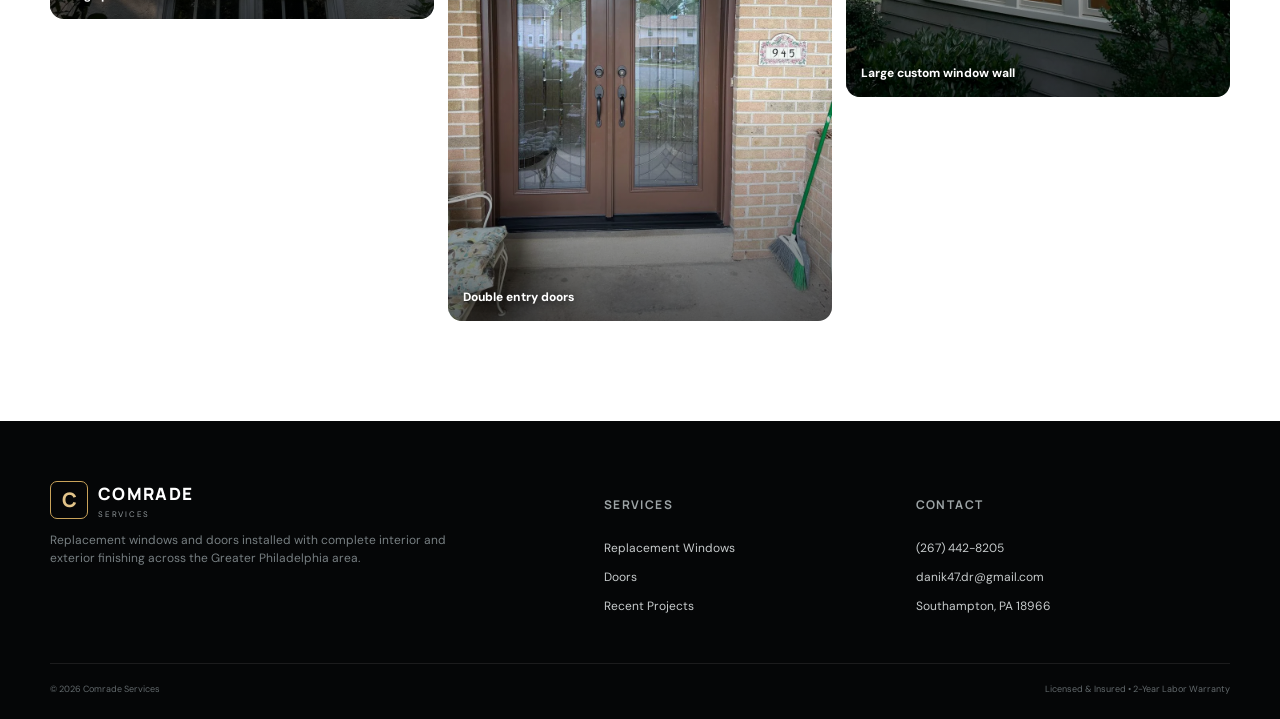
<file: gallery.html>
<!doctype html>
<html lang="en">

<head>
    
    <!-- Google tag (gtag.js) -->
    <script async src="https://www.googletagmanager.com/gtag/js?id=AW-18445562995"></script>
    <script>
      window.dataLayer = window.dataLayer || [];
      function gtag(){dataLayer.push(arguments);}
      gtag('js', new Date());
      gtag('config', 'AW-18445562995');
  gtag('config', 'AW-73782251980');
    </script>
<meta charset="utf-8">
    <meta name="viewport" content="width=device-width,initial-scale=1">
    <title>Our Work | Comrade Services</title>
    <meta name="description" content="Browse real window and door installation projects completed by Comrade Services.">
    <link rel="preconnect" href="https://fonts.googleapis.com">
    <link rel="preconnect" href="https://fonts.gstatic.com" crossorigin>
    <link
        href="https://fonts.googleapis.com/css2?family=DM+Sans:wght@400;500;600;700&family=Manrope:wght@500;600;700;800&display=swap"
        rel="stylesheet">
    <link rel="stylesheet" href="styles.css">
</head>

<body>
    <header class="site-header">
        <div class="container nav-wrap"><a class="brand" href="index.html"><span
                    class="brand-mark">C</span><span><strong>COMRADE</strong><small>SERVICES</small></span></a>
            <nav class="desktop-nav"><a href="windows.html">Windows</a><a href="doors.html">Doors</a><a
                    href="gallery.html">Our Work</a><a href="about.html">About</a><a href="contact.html">Contact</a>
            </nav><a class="header-phone" href="tel:+12674428205">(267) 442-8205</a><a
                class="btn btn-primary header-cta" href="contact.html">Free Estimate</a><button class="menu-btn"
                aria-label="Open menu"><span></span><span></span></button>
        </div>
        <div class="mobile-nav"><a href="windows.html">Windows</a><a href="doors.html">Doors</a><a
                href="gallery.html">Our Work</a><a href="about.html">About</a><a href="contact.html">Contact</a><a
                href="tel:+12674428205">Call (267) 442-8205</a></div>
    </header>
    <main>
        <section class="simple-hero">
            <div class="container"><span class="kicker">Our Work</span>
                <h1>Real homes.<br>Real installations.</h1>
                <p>Selected window and door projects completed by the crews.</p>
            </div>
        </section>
        <section class="section">
            <div class="container gallery-full">
                <figure><img loading="lazy" src="assets/images/window_house.webp" alt="Comrade Services project">
                    <figcaption>Whole-home window replacement</figcaption>
                </figure>
                <figure><img loading="lazy" src="assets/images/window_black_stone.webp" alt="Comrade Services project">
                    <figcaption>Black windows on stone exterior</figcaption>
                </figure>
                <figure><img loading="lazy" src="assets/images/window_black_brick.webp" alt="Comrade Services project">
                    <figcaption>Black double-hung window</figcaption>
                </figure>
                <figure><img loading="lazy" src="assets/images/window_triple.webp" alt="Comrade Services project">
                    <figcaption>Triple Window</figcaption>
                </figure>
                <figure><img loading="lazy" src="assets/images/window_large_exterior.webp"
                        alt="Comrade Services project">
                    <figcaption>Large picture window</figcaption>
                </figure>
                <figure><img loading="lazy" src="assets/images/window_arch.webp" alt="Comrade Services project">
                    <figcaption>Custom arch window and entry</figcaption>
                </figure>
                <figure><img loading="lazy" src="assets/images/window_oct_ext.webp" alt="Comrade Services project">
                    <figcaption>Specialty octagon window</figcaption>
                </figure>
                <figure><img loading="lazy" src="assets/images/window_slider.webp" alt="Comrade Services project">
                    <figcaption>Large sliding window</figcaption>
                </figure>
                <figure><img loading="lazy" src="assets/images/window_black_siding.webp" alt="Comrade Services project">
                    <figcaption>Black window with exterior capping</figcaption>
                </figure>
                <figure><img loading="lazy" src="assets/images/door_entry_black.webp" alt="Comrade Services project">
                    <figcaption>White entry door</figcaption>
                </figure>
                <figure><img loading="lazy" src="assets/images/door_entry_brown.webp" alt="Comrade Services project">
                    <figcaption>Double entry doors</figcaption>
                </figure>
                <figure><img loading="lazy" src="assets/images/door_patio_black.webp" alt="Comrade Services project">
                    <figcaption>Back Patio Door </figcaption>
                </figure>
                <figure><img loading="lazy" src="assets/images/door_patio_white.webp" alt="Comrade Services project">
                    <figcaption>White patio door system</figcaption>
                </figure>
                <figure><img loading="lazy" src="assets/images/gallery_house.webp" alt="Comrade Services project">
                    <figcaption>Black Windows/White Capping </figcaption>
                </figure>
                <figure><img loading="lazy" src="assets/images/gallery_white_stone.webp" alt="Comrade Services project">
                    <figcaption>Replacement in an old historic home </figcaption>
                </figure>
                <figure><img loading="lazy" src="assets/images/hero2.webp" alt="Comrade Services project">
                    <figcaption>Terratone windows in stucco </figcaption>
                </figure>
                <figure><img loading="lazy" src="assets/images/process_large_done.webp" alt="Comrade Services project">
                    <figcaption>Large custom window wall</figcaption>
                </figure>
            </div>
        </section>
    </main>
    <footer class="footer">
        <div class="container footer-grid">
            <div><a class="brand" href="index.html"><span
                        class="brand-mark">C</span><span><strong>COMRADE</strong><small>SERVICES</small></span></a>
                <p>Replacement windows and doors installed with complete interior and exterior finishing across the
                    Greater Philadelphia area.</p>
            </div>
            <div>
                <h4>Services</h4><a href="windows.html">Replacement Windows</a><a href="doors.html">Doors</a><a
                    href="gallery.html">Recent Projects</a>
            </div>
            <div>
                <h4>Contact</h4><a href="tel:+12674428205">(267) 442-8205</a><a
                    href="mailto:danik47.dr@gmail.com">danik47.dr@gmail.com</a><span>Southampton, PA 18966</span>
            </div>
        </div>
        <div class="container footer-bottom"><span>© <span data-year></span> Comrade Services</span><span>Licensed &
                Insured • 2-Year Labor Warranty</span></div>
    </footer>
    <a class="floating-estimate" href="contact.html">Get a Free Estimate</a>
    <script src="script.js"></script>
</body>

</html>
</file>
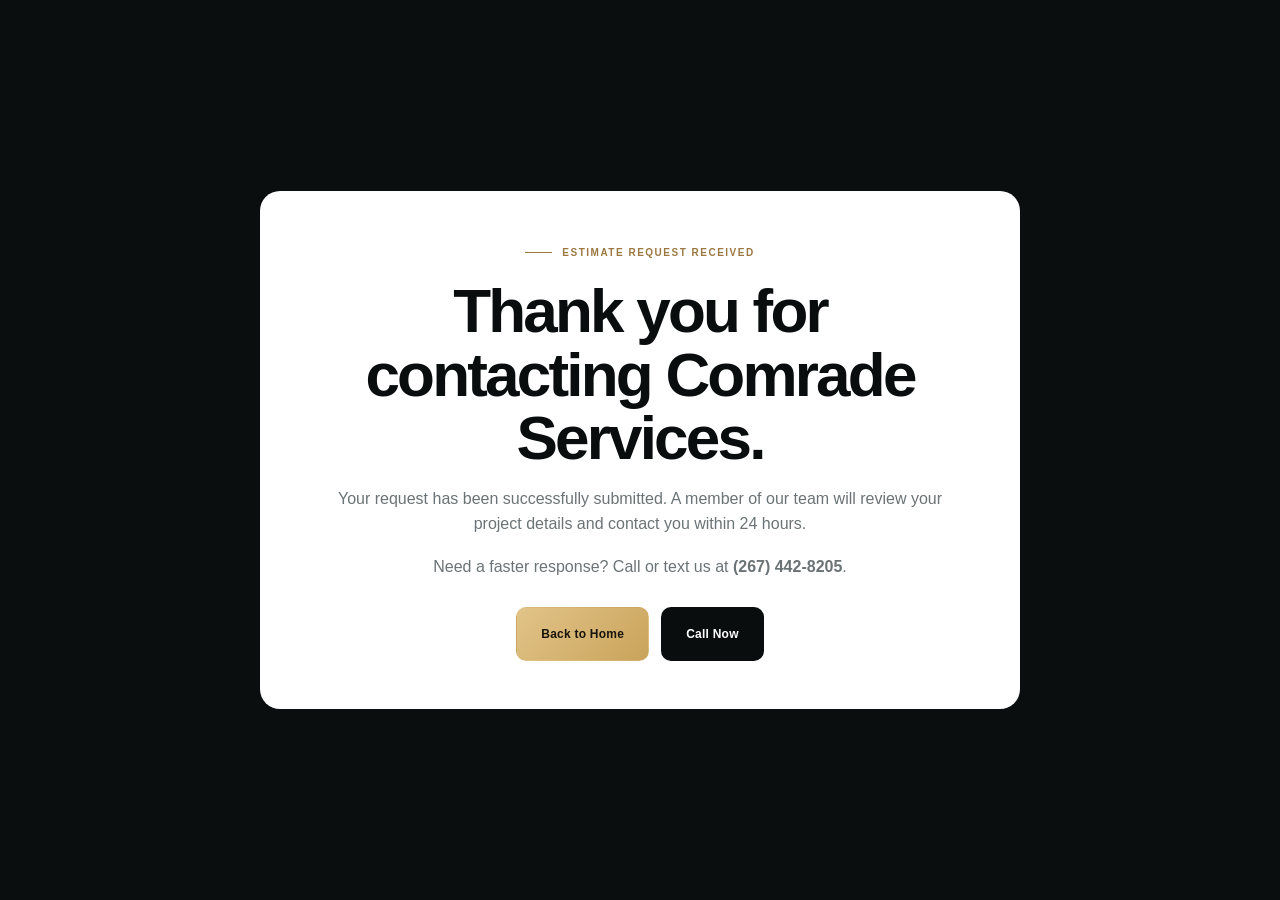
<file: thank-you.html>
<!DOCTYPE html>
<html lang="en">
<head>
  <!-- Google tag (gtag.js) -->
  <script async src="https://www.googletagmanager.com/gtag/js?id=AW-18445562995"></script>
  <script>
    window.dataLayer = window.dataLayer || [];
    function gtag(){dataLayer.push(arguments);}
    gtag('js', new Date());

    gtag('config', 'AW-18445562995');
    gtag('config', 'AW-73782251980');
  </script>

  <!-- Microsoft Clarity -->
  <script type="text/javascript">
    (function(c,l,a,r,i,t,y){
      c[a]=c[a]||function(){(c[a].q=c[a].q||[]).push(arguments)};
      t=l.createElement(r);t.async=1;t.src="https://www.clarity.ms/tag/"+i;
      y=l.getElementsByTagName(r)[0];y.parentNode.insertBefore(t,y);
    })(window, document, "clarity", "script", "z2uh5qzthv");
  </script>

  <meta charset="UTF-8">
  <meta name="viewport" content="width=device-width, initial-scale=1.0">
  <title>Thank You | Comrade Services</title>
  <link rel="stylesheet" href="styles.css">
</head>

<body>
  <main class="thank-you-page">
    <div class="thank-you-card">
      <span class="kicker">Estimate Request Received</span>
      <h1>Thank you for contacting Comrade Services.</h1>
      <p>Your request has been successfully submitted. A member of our team will review your project details and contact you within 24 hours.</p>
      <p class="thank-you-note">Need a faster response? Call or text us at <a href="tel:+12674428205">(267) 442-8205</a>.</p>
      <div class="thank-you-actions">
        <a href="/" class="btn btn-primary btn-lg">Back to Home</a>
        <a href="tel:+12674428205" class="btn btn-dark btn-lg">Call Now</a>
      </div>
    </div>
  </main>
</body>
</html>
</file>
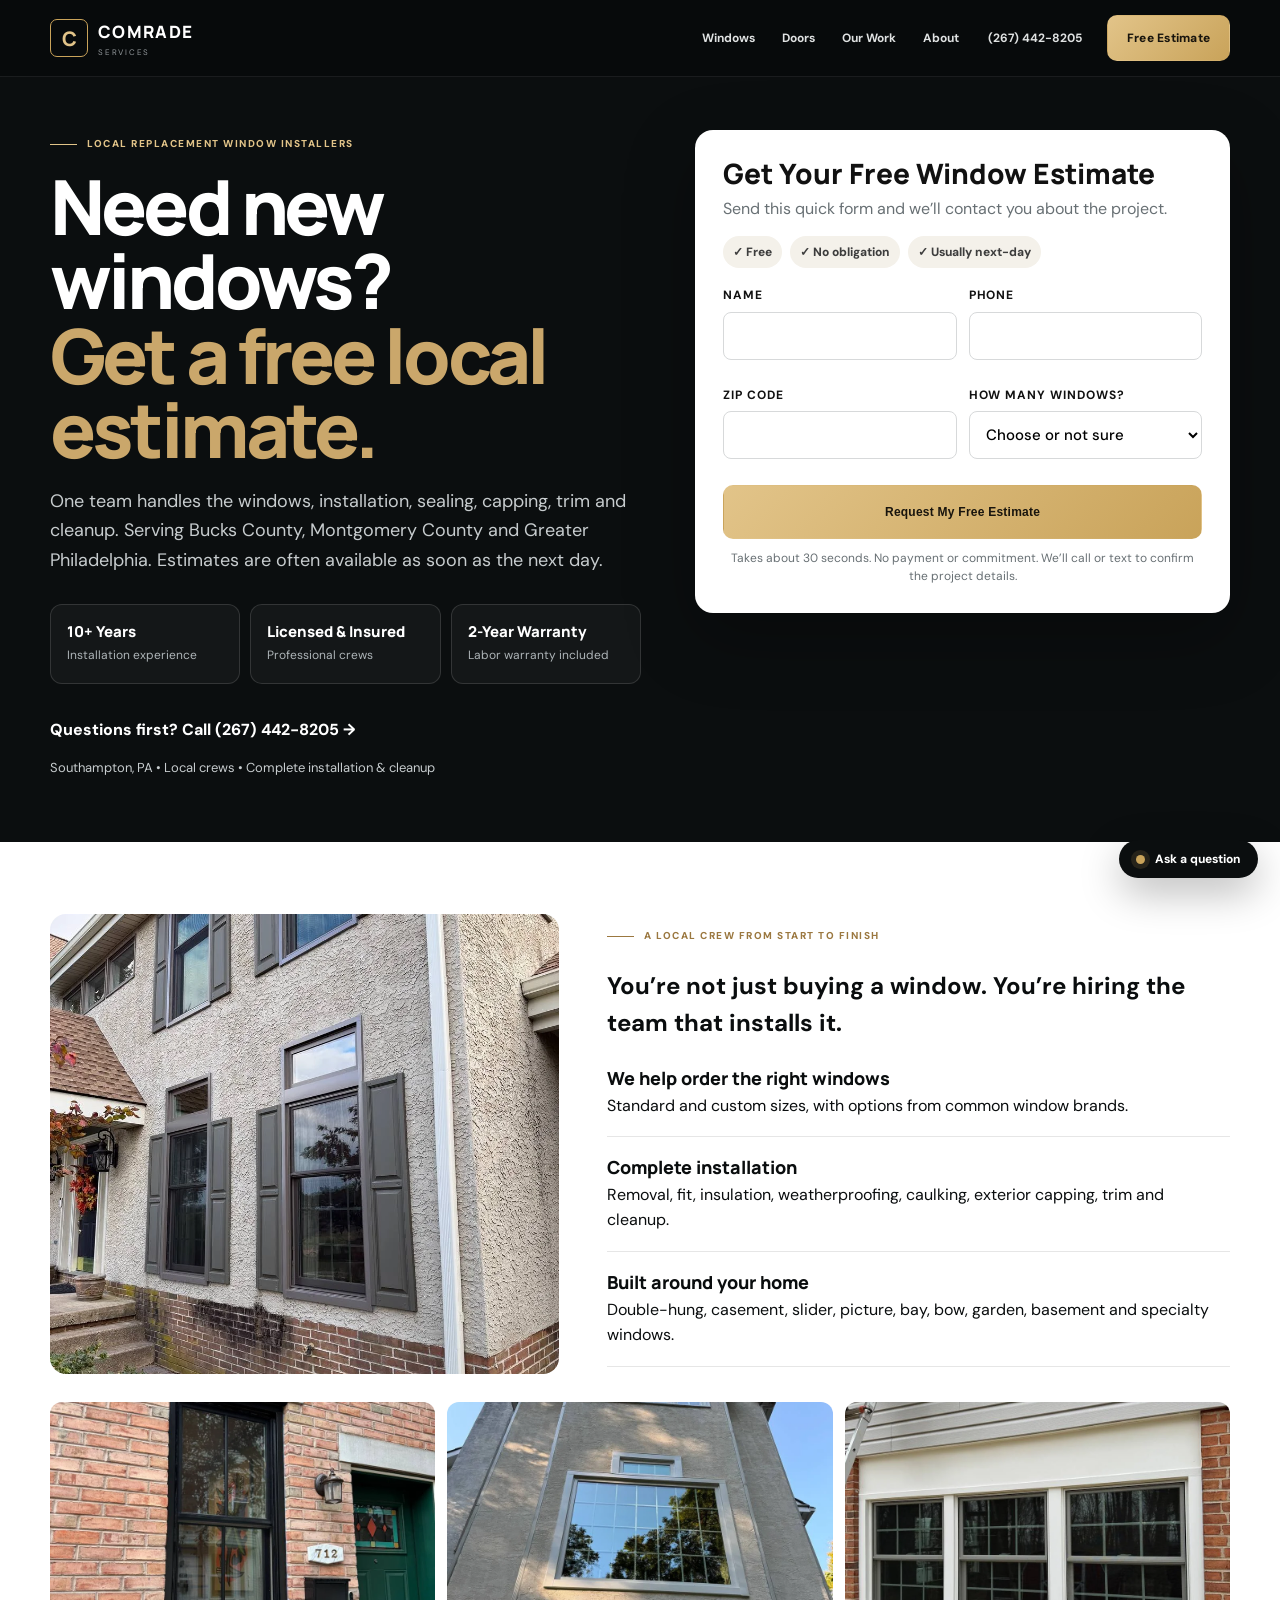
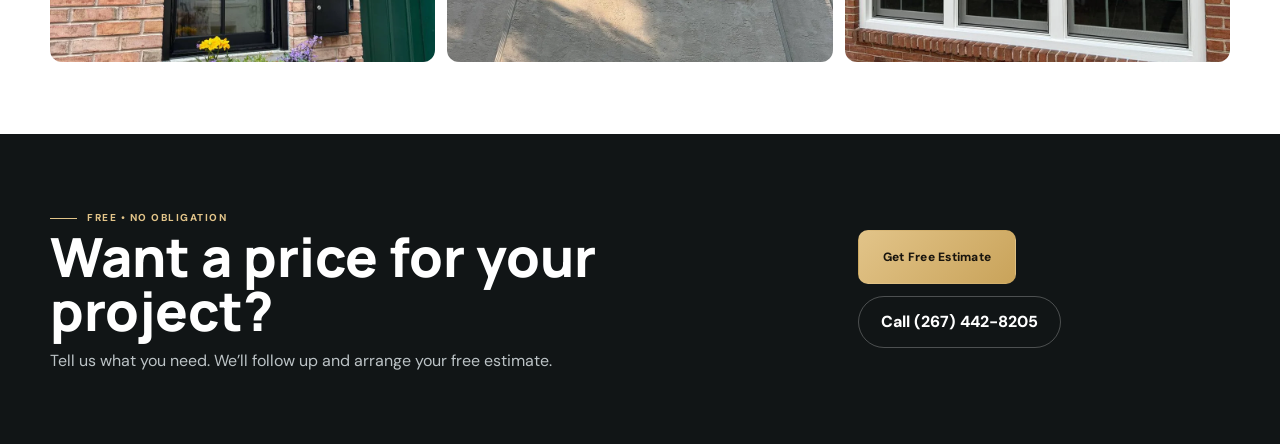
<file: windows-estimate.html>
<!doctype html>
<html lang="en">
<head>
  <!-- Google Ads tags -->
  <script async src="https://www.googletagmanager.com/gtag/js?id=AW-18445562995"></script>
  <script>window.dataLayer=window.dataLayer||[];function gtag(){dataLayer.push(arguments);}gtag('js',new Date());gtag('config','AW-18445562995');gtag('config','AW-73782251980');</script>
  <!-- Microsoft Clarity -->
  <script type="text/javascript">
    (function(c,l,a,r,i,t,y){
      c[a]=c[a]||function(){(c[a].q=c[a].q||[]).push(arguments)};
      t=l.createElement(r);t.async=1;t.src="https://www.clarity.ms/tag/"+i;
      y=l.getElementsByTagName(r)[0];y.parentNode.insertBefore(t,y);
    })(window, document, "clarity", "script", "z2uh5qzthv");
  </script>
  <meta charset="utf-8"><meta name="viewport" content="width=device-width,initial-scale=1">
  <title>Window Replacement Estimate | Comrade Services</title>
  <meta name="description" content="Free replacement window estimate from licensed and insured installers serving Southampton, Bucks County, Montgomery County and Greater Philadelphia.">
  <link rel="preconnect" href="https://fonts.googleapis.com"><link rel="preconnect" href="https://fonts.gstatic.com" crossorigin><link href="https://fonts.googleapis.com/css2?family=DM+Sans:wght@400;500;600;700&family=Manrope:wght@500;600;700;800&display=swap" rel="stylesheet"><link rel="stylesheet" href="styles.css">
  <style>
    .ad-hero{padding:130px 0 64px;background:#0b0e0f;color:#fff}.ad-grid{display:grid;grid-template-columns:1.05fr .95fr;gap:54px;align-items:start}.ad-hero h1{font:800 clamp(46px,6vw,76px)/.98 Manrope,sans-serif;letter-spacing:-.05em;margin:14px 0 20px}.ad-hero h1 em{color:#caa76b;font-style:normal}.ad-hero .lead{font-size:18px;line-height:1.65;color:#c7ccce;max-width:680px}.ad-trust{display:grid;grid-template-columns:repeat(3,1fr);gap:10px;margin:28px 0}.ad-trust div{padding:16px;border:1px solid rgba(255,255,255,.13);border-radius:12px;background:rgba(255,255,255,.04)}.ad-trust strong{display:block;font:800 15px Manrope,sans-serif}.ad-trust span{font-size:12px;color:#aeb5b8}.ad-call{display:inline-flex;align-items:center;gap:10px;margin-top:6px;color:#fff;font-weight:800}.ad-form{background:#fff;color:#111;padding:28px;border-radius:18px;box-shadow:0 24px 70px rgba(0,0,0,.28)}.ad-form h2{font:800 28px/1.1 Manrope,sans-serif;margin:0 0 8px}.ad-form>p{margin:0 0 14px;color:#687074}.form-fast{display:flex;gap:8px;flex-wrap:wrap;margin:0 0 18px!important}.form-fast span{font-size:12px;font-weight:800;background:#f4f1ea;border-radius:999px;padding:7px 10px;color:#3d3d3d}.ad-form label{display:grid;gap:7px;font-weight:700;font-size:12px}.ad-form input,.ad-form select{width:100%;min-height:48px;border:1px solid #d7d9da;border-radius:8px;padding:0 12px;font:500 15px DM Sans,sans-serif;background:#fff}.ad-form .form-row{margin-bottom:14px}.form-reassure{text-align:center;font-size:12px!important;line-height:1.45;margin:11px 0 0!important}.local-proof{margin-top:16px;font-size:13px;color:#c7ccce}.ad-proof{padding:72px 0}.ad-proof-grid{display:grid;grid-template-columns:.9fr 1.1fr;gap:48px;align-items:center}.ad-proof img{width:100%;height:460px;object-fit:cover;border-radius:16px}.ad-points{display:grid;gap:18px;margin-top:24px}.ad-point{padding-bottom:18px;border-bottom:1px solid #e6e6e6}.ad-point strong{display:block;font:800 18px Manrope,sans-serif;margin-bottom:4px}.ad-gallery{display:grid;grid-template-columns:repeat(3,1fr);gap:12px;margin-top:28px}.ad-gallery img{width:100%;height:260px;object-fit:cover;border-radius:12px}.ad-bottom{padding:70px 0;background:#111516;color:#fff}.ad-bottom-inner{display:flex;align-items:center;justify-content:space-between;gap:30px}.ad-bottom h2{font:800 clamp(34px,5vw,54px)/1 Manrope,sans-serif;margin:0 0 12px}.ad-bottom p{color:#bcc3c6;margin:0}.ad-bottom-actions{display:flex;gap:12px;flex-wrap:wrap}.ad-bottom .phone-btn{display:inline-flex;align-items:center;justify-content:center;min-height:52px;padding:0 22px;border:1px solid rgba(255,255,255,.25);border-radius:999px;color:#fff;font-weight:800}.mobile-leadbar{display:none}@media(max-width:900px){.ad-grid,.ad-proof-grid{grid-template-columns:1fr}.ad-trust{grid-template-columns:repeat(3,1fr)}.ad-form{max-width:680px}.ad-bottom-inner{align-items:flex-start;flex-direction:column}}@media(max-width:680px){body{padding-bottom:72px}.ad-hero{padding:96px 0 34px}.ad-hero h1{font-size:43px}.ad-hero .lead{font-size:16px}.ad-trust{grid-template-columns:1fr;gap:7px;margin:20px 0}.ad-trust div{padding:12px 14px}.ad-form{padding:20px;margin-top:6px}.ad-form h2{font-size:25px}.ad-gallery{grid-template-columns:1fr}.ad-gallery img{height:280px}.ad-proof img{height:340px}.mobile-leadbar{position:fixed;z-index:9999;left:0;right:0;bottom:0;display:grid;grid-template-columns:.8fr 1.2fr;gap:8px;padding:10px 12px;background:#0b0e0f;border-top:1px solid rgba(255,255,255,.12);box-shadow:0 -8px 30px rgba(0,0,0,.25)}.mobile-leadbar a{min-height:48px;border-radius:999px;display:flex;align-items:center;justify-content:center;font-weight:800;text-decoration:none}.mobile-call{border:1px solid rgba(255,255,255,.3);color:#fff}.mobile-estimate{background:#caa76b;color:#111}}
  
/* Mobile-first lead flow: keep the estimate visible early without removing trust signals. */
.ad-mobile-jump{display:none}
#estimate{scroll-margin-top:94px}
@media(max-width:680px){
  .ad-hero{padding:90px 0 34px}
  .ad-grid{gap:12px}
  .ad-hero h1{font-size:clamp(35px,10vw,42px);line-height:1.02;margin:10px 0 12px}
  .ad-hero .lead{font-size:14px;line-height:1.48}
  .ad-mobile-jump{display:inline-flex;gap:8px;align-items:center;margin:11px 0 0;color:#e2c489;font:800 13px DM Sans,sans-serif;text-decoration:underline;text-underline-offset:3px}
  .ad-trust{grid-template-columns:repeat(3,minmax(0,1fr));gap:6px;margin:13px 0 11px}
  .ad-trust div{min-width:0;padding:9px 7px}
  .ad-trust strong{font-size:11px;line-height:1.25}
  .ad-trust span{font-size:10px;line-height:1.25}
  .ad-call{margin:1px 0 0;font-size:12px}
  .local-proof{display:none}
  .ad-form{margin-top:0;padding:19px}
  .ad-form h2{font-size:24px}
  .ad-form .form-fast{margin-bottom:12px!important}
  .ad-form .form-row{margin-bottom:12px}
}
</style>
</head>
<body>
<header class="site-header"><div class="container nav-wrap"><a class="brand" href="index.html"><span class="brand-mark">C</span><span><strong>COMRADE</strong><small>SERVICES</small></span></a><nav class="desktop-nav"><a href="windows.html">Windows</a><a href="doors.html">Doors</a><a href="gallery.html">Our Work</a><a href="about.html">About</a></nav><a class="header-phone" href="tel:+12674428205">(267) 442-8205</a><a class="btn btn-primary header-cta" href="#estimate">Free Estimate</a><button class="menu-btn" aria-label="Open menu"><span></span><span></span></button></div><div class="mobile-nav"><a href="windows.html">Windows</a><a href="gallery.html">Our Work</a><a href="about.html">About</a><a href="#estimate">Free Estimate</a><a href="tel:+12674428205">Call (267) 442-8205</a></div></header>
<main>
<section class="ad-hero"><div class="container ad-grid"><div><span class="kicker light">Local Replacement Window Installers</span><h1>Need new windows?<br><em>Get a free local estimate.</em></h1><p class="lead">One team handles the windows, installation, sealing, capping, trim and cleanup. Serving Bucks County, Montgomery County and Greater Philadelphia. Estimates are often available as soon as the next day.</p><a class="ad-mobile-jump" href="#estimate">Get a free 30-second estimate <span aria-hidden="true">↓</span></a><div class="ad-trust"><div><strong>10+ Years</strong><span>Installation experience</span></div><div><strong>Licensed & Insured</strong><span>Professional crews</span></div><div><strong>2-Year Warranty</strong><span>Labor warranty included</span></div></div><a class="ad-call" href="tel:+12674428205">Questions first? Call (267) 442-8205 →</a><div class="local-proof">Southampton, PA • Local crews • Complete installation & cleanup</div></div>
<form id="estimate" class="ad-form lead-form" name="estimate" method="POST" action="/thank-you.html" data-netlify="true" data-netlify-honeypot="bot-field"><input type="hidden" name="form-name" value="estimate"><p hidden><label>Don’t fill this out: <input name="bot-field"></label></p><input type="hidden" name="project" value="Windows"><input type="hidden" name="source" value="Google Ads - Windows Landing Page"><h2>Get Your Free Window Estimate</h2><p>Send this quick form and we’ll contact you about the project.</p><p class="form-fast"><span>✓ Free</span><span>✓ No obligation</span><span>✓ Usually next-day</span></p><div class="form-row"><label>Name<input name="name" required autocomplete="name"></label><label>Phone<input name="phone" required autocomplete="tel" inputmode="tel" maxlength="20" pattern="(?:\+?1[\s.-]?)?(?:\([2-9]\d{2}\)|[2-9]\d{2})[\s.-]?\d{3}[\s.-]?\d{4}" title="Enter a valid 10-digit US phone number"></label></div><div class="form-row"><label>ZIP Code<input name="zip" required inputmode="numeric" autocomplete="postal-code" maxlength="10" pattern="\d{5}(?:-\d{4})?" title="Enter a valid 5-digit US ZIP code"></label><label>How many windows?<select name="units"><option value="" selected>Choose or not sure</option><option>1–3</option><option>4–7</option><option>8–12</option><option>13–20</option><option>20+</option><option>Not sure</option></select></label></div><button class="btn btn-primary btn-lg full" type="submit">Request My Free Estimate</button><p class="form-reassure">Takes about 30 seconds. No payment or commitment. We’ll call or text to confirm the project details.</p></form></div></section>
<section class="ad-proof"><div class="container ad-proof-grid"><img src="assets/images/window_house.webp" alt="Completed replacement window project by Comrade Services"><div><span class="kicker">A Local Crew From Start to Finish</span><h2>You’re not just buying a window. You’re hiring the team that installs it.</h2><div class="ad-points"><div class="ad-point"><strong>We help order the right windows</strong><span>Standard and custom sizes, with options from common window brands.</span></div><div class="ad-point"><strong>Complete installation</strong><span>Removal, fit, insulation, weatherproofing, caulking, exterior capping, trim and cleanup.</span></div><div class="ad-point"><strong>Built around your home</strong><span>Double-hung, casement, slider, picture, bay, bow, garden, basement and specialty windows.</span></div></div></div></div><div class="container"><div class="ad-gallery"><img src="assets/images/window_black_brick.webp" alt="Black replacement window installation"><img src="assets/images/window_large_exterior.webp" alt="Large replacement window project"><img src="assets/images/window_triple.webp" alt="Three-window replacement project"></div></div></section>
<section class="ad-bottom"><div class="container ad-bottom-inner"><div><span class="kicker light">Free • No Obligation</span><h2>Want a price for your project?</h2><p>Tell us what you need. We’ll follow up and arrange your free estimate.</p></div><div class="ad-bottom-actions"><a class="btn btn-primary btn-lg" href="#estimate">Get Free Estimate</a><a class="phone-btn" href="tel:+12674428205">Call (267) 442-8205</a></div></div></section>
</main>
<div class="mobile-leadbar"><a class="mobile-call" href="tel:+12674428205">Call Now</a><a class="mobile-estimate" href="#estimate">Free Estimate</a></div><script src="script.js?v=lead-20261105"></script>
</body></html>
</file>
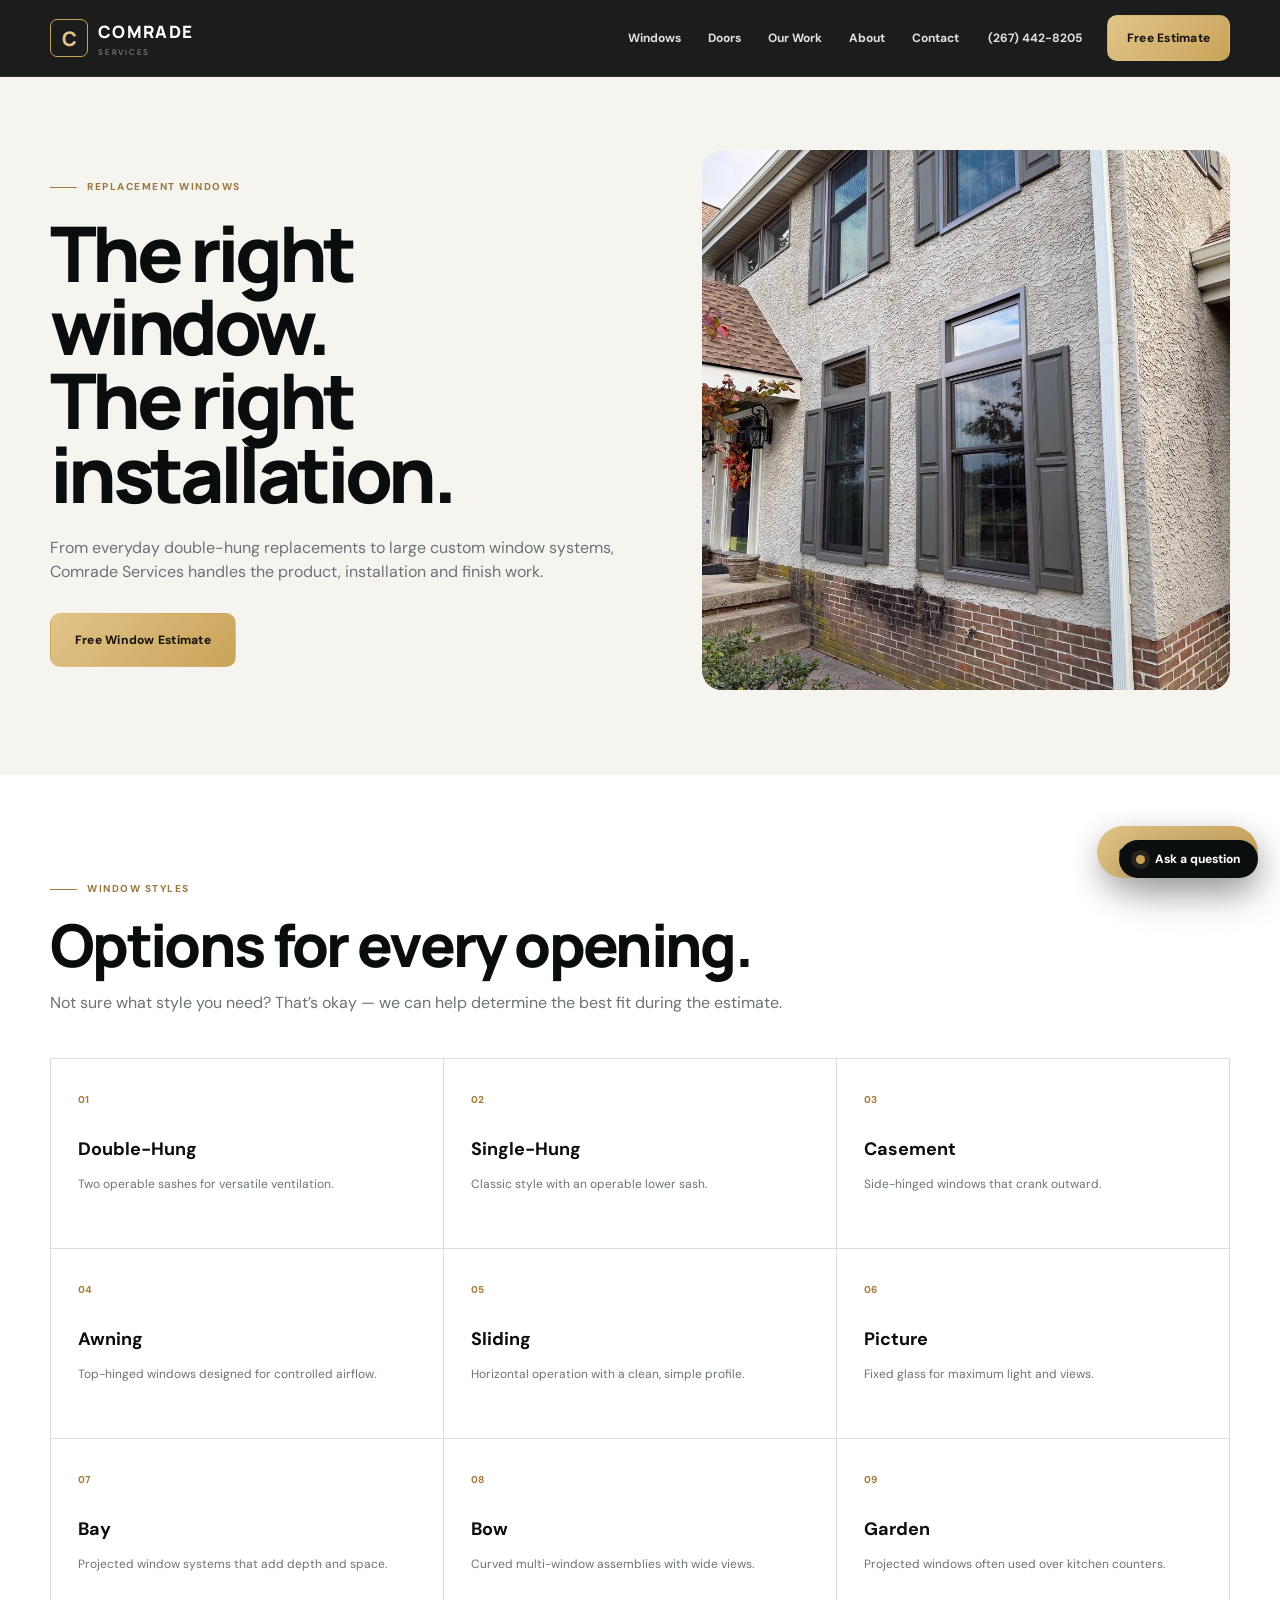
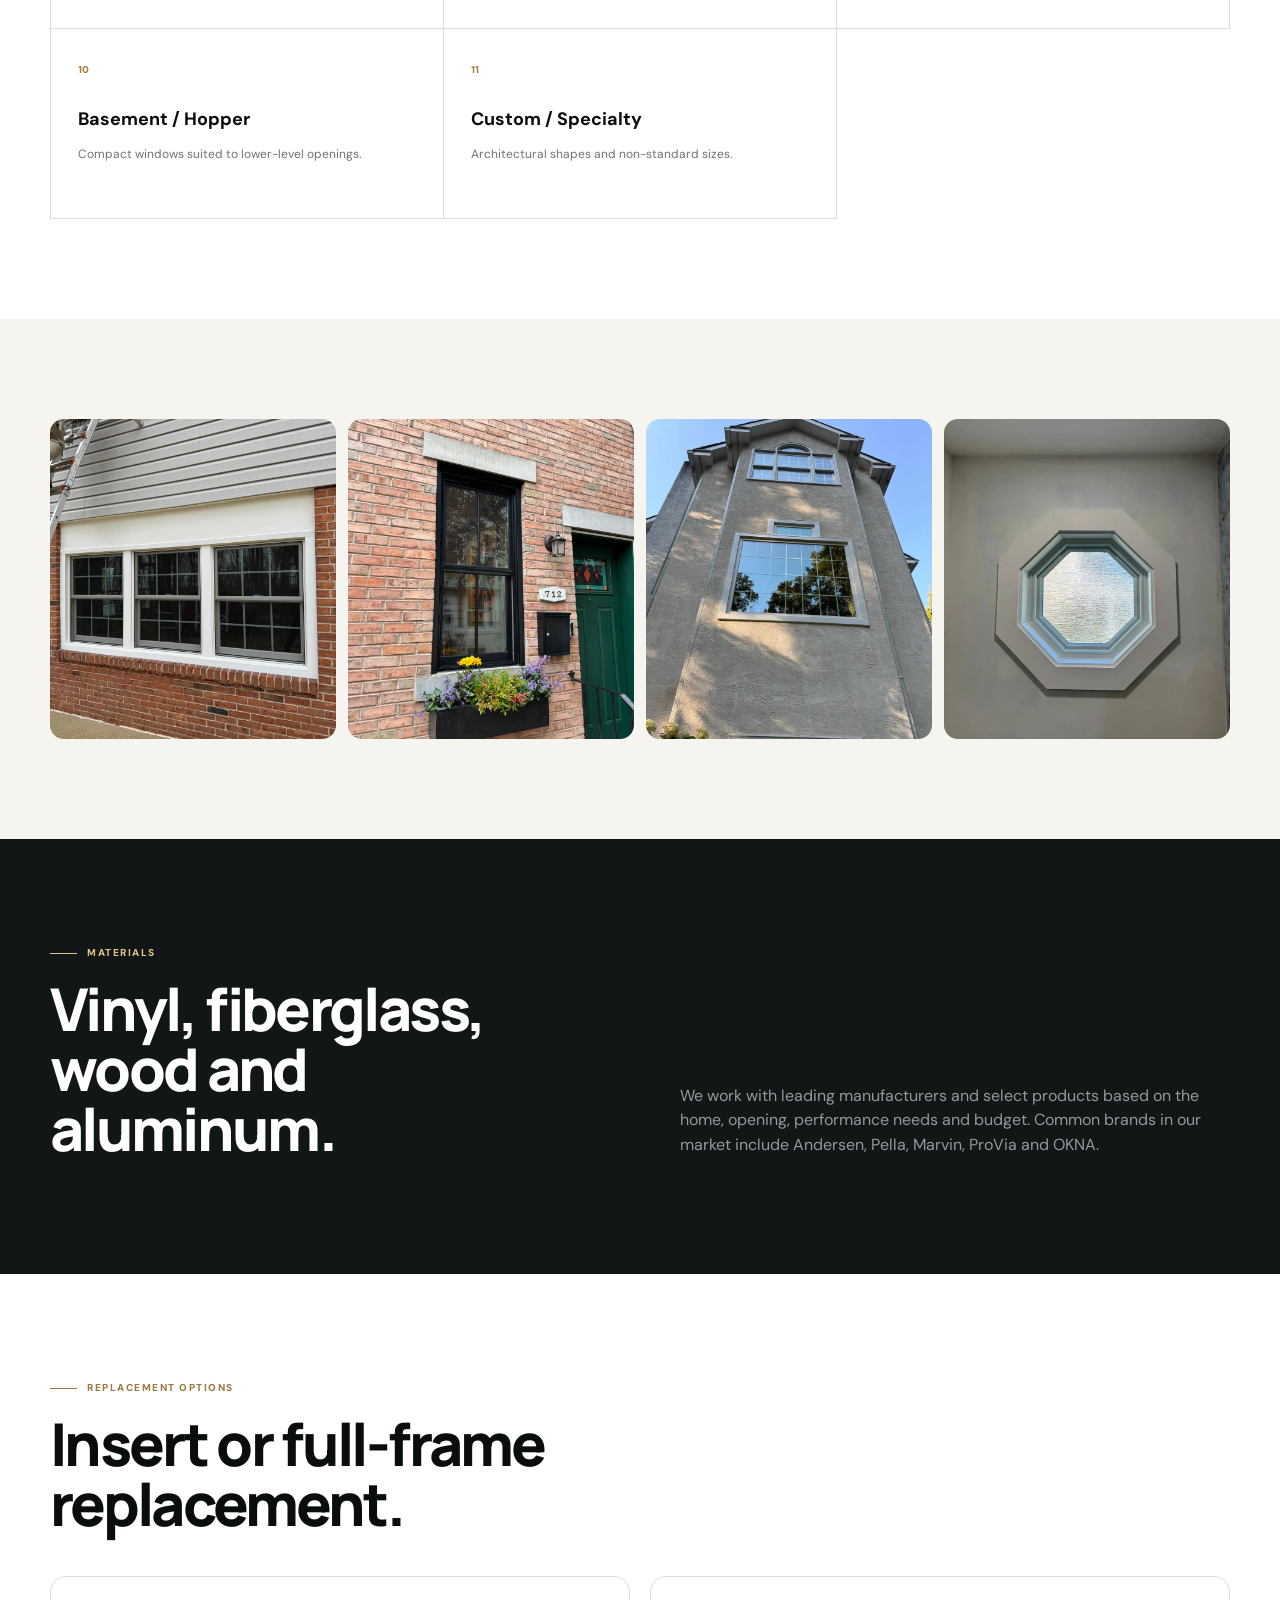
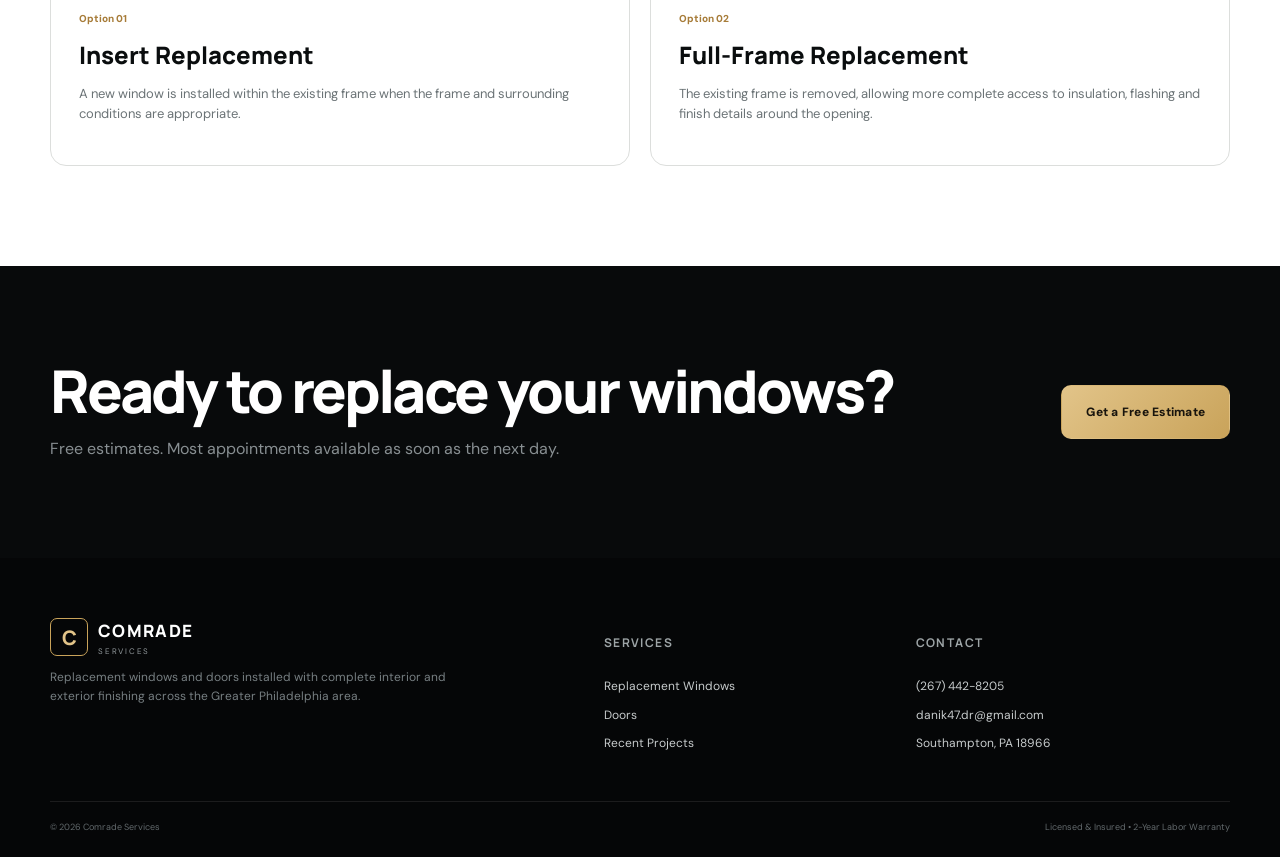
<file: windows.html>
<!doctype html>
<html lang="en">

<head>
    
    <!-- Google tag (gtag.js) -->
    <script async src="https://www.googletagmanager.com/gtag/js?id=AW-18445562995"></script>
    <script>
      window.dataLayer = window.dataLayer || [];
      function gtag(){dataLayer.push(arguments);}
      gtag('js', new Date());
      gtag('config', 'AW-18445562995');
  gtag('config', 'AW-73782251980');
    </script>
<meta charset="utf-8">
    <meta name="viewport" content="width=device-width,initial-scale=1">
    <title>Replacement Windows | Comrade Services</title>
    <meta name="description"
        content="Replacement windows in Southampton, PA including double-hung, casement, sliding, picture, bay, bow and custom windows.">
    <link rel="preconnect" href="https://fonts.googleapis.com">
    <link rel="preconnect" href="https://fonts.gstatic.com" crossorigin>
    <link
        href="https://fonts.googleapis.com/css2?family=DM+Sans:wght@400;500;600;700&family=Manrope:wght@500;600;700;800&display=swap"
        rel="stylesheet">
    <link rel="stylesheet" href="styles.css">
</head>

<body>
    <header class="site-header">
        <div class="container nav-wrap"><a class="brand" href="index.html"><span
                    class="brand-mark">C</span><span><strong>COMRADE</strong><small>SERVICES</small></span></a>
            <nav class="desktop-nav"><a href="windows.html">Windows</a><a href="doors.html">Doors</a><a
                    href="gallery.html">Our Work</a><a href="about.html">About</a><a href="contact.html">Contact</a>
            </nav><a class="header-phone" href="tel:+12674428205">(267) 442-8205</a><a
                class="btn btn-primary header-cta" href="contact.html">Free Estimate</a><button class="menu-btn"
                aria-label="Open menu"><span></span><span></span></button>
        </div>
        <div class="mobile-nav"><a href="windows.html">Windows</a><a href="doors.html">Doors</a><a
                href="gallery.html">Our Work</a><a href="about.html">About</a><a href="contact.html">Contact</a><a
                href="tel:+12674428205">Call (267) 442-8205</a></div>
    </header>
    <main>
        <section class="page-hero">
            <div class="container page-hero-grid">
                <div><span class="kicker">Replacement Windows</span>
                    <h1>The right window.<br>The right installation.</h1>
                    <p>From everyday double-hung replacements to large custom window systems, Comrade Services handles
                        the product, installation and finish work.</p><a class="btn btn-primary btn-lg"
                        href="contact.html">Free Window Estimate</a>
                </div><img src="assets/images/window_house.webp" alt="Completed black window replacement project">
            </div>
        </section>
        <section class="section">
            <div class="container">
                <div class="section-head"><span class="kicker">Window Styles</span>
                    <h2>Options for every opening.</h2>
                    <p>Not sure what style you need? That’s okay — we can help determine the best fit during the
                        estimate.</p>
                </div>
                <div class="type-grid">
                    <article><span>01</span>
                        <h3>Double-Hung</h3>
                        <p>Two operable sashes for versatile ventilation.</p>
                    </article>
                    <article><span>02</span>
                        <h3>Single-Hung</h3>
                        <p>Classic style with an operable lower sash.</p>
                    </article>
                    <article><span>03</span>
                        <h3>Casement</h3>
                        <p>Side-hinged windows that crank outward.</p>
                    </article>
                    <article><span>04</span>
                        <h3>Awning</h3>
                        <p>Top-hinged windows designed for controlled airflow.</p>
                    </article>
                    <article><span>05</span>
                        <h3>Sliding</h3>
                        <p>Horizontal operation with a clean, simple profile.</p>
                    </article>
                    <article><span>06</span>
                        <h3>Picture</h3>
                        <p>Fixed glass for maximum light and views.</p>
                    </article>
                    <article><span>07</span>
                        <h3>Bay</h3>
                        <p>Projected window systems that add depth and space.</p>
                    </article>
                    <article><span>08</span>
                        <h3>Bow</h3>
                        <p>Curved multi-window assemblies with wide views.</p>
                    </article>
                    <article><span>09</span>
                        <h3>Garden</h3>
                        <p>Projected windows often used over kitchen counters.</p>
                    </article>
                    <article><span>10</span>
                        <h3>Basement / Hopper</h3>
                        <p>Compact windows suited to lower-level openings.</p>
                    </article>
                    <article><span>11</span>
                        <h3>Custom / Specialty</h3>
                        <p>Architectural shapes and non-standard sizes.</p>
                    </article>
                </div>
            </div>
        </section>
        <section class="section alt">
            <div class="container gallery-strip"><img src="assets/images/window_triple.webp"><img
                    src="assets/images/window_black_brick.webp"><img src="assets/images/window_large_exterior.webp"><img
                    src="assets/images/window_oct_ext.webp"></div>
        </section>
        <section class="section dark-section">
            <div class="container split-head">
                <div><span class="kicker light">Materials</span>
                    <h2>Vinyl, fiberglass, wood and aluminum.</h2>
                </div>
                <div>
                    <p>We work with leading manufacturers and select products based on the home, opening, performance
                        needs and budget. Common brands in our market include Andersen, Pella, Marvin, ProVia and OKNA.
                    </p>
                </div>
            </div>
        </section>
        <section class="section">
            <div class="container">
                <div class="section-head"><span class="kicker">Replacement Options</span>
                    <h2>Insert or full-frame replacement.</h2>
                </div>
                <div class="cards two text-cards">
                    <article><span>Option 01</span>
                        <h3>Insert Replacement</h3>
                        <p>A new window is installed within the existing frame when the frame and surrounding conditions
                            are appropriate.</p>
                    </article>
                    <article><span>Option 02</span>
                        <h3>Full-Frame Replacement</h3>
                        <p>The existing frame is removed, allowing more complete access to insulation, flashing and
                            finish details around the opening.</p>
                    </article>
                </div>
            </div>
        </section>
        <section class="cta">
            <div class="container cta-inner">
                <div>
                    <h2>Ready to replace your windows?</h2>
                    <p>Free estimates. Most appointments available as soon as the next day.</p>
                </div><a class="btn btn-primary btn-lg" href="contact.html">Get a Free Estimate</a>
            </div>
        </section>
    </main>
    <footer class="footer">
        <div class="container footer-grid">
            <div><a class="brand" href="index.html"><span
                        class="brand-mark">C</span><span><strong>COMRADE</strong><small>SERVICES</small></span></a>
                <p>Replacement windows and doors installed with complete interior and exterior finishing across the
                    Greater Philadelphia area.</p>
            </div>
            <div>
                <h4>Services</h4><a href="windows.html">Replacement Windows</a><a href="doors.html">Doors</a><a
                    href="gallery.html">Recent Projects</a>
            </div>
            <div>
                <h4>Contact</h4><a href="tel:+12674428205">(267) 442-8205</a><a
                    href="mailto:danik47.dr@gmail.com">danik47.dr@gmail.com</a><span>Southampton, PA 18966</span>
            </div>
        </div>
        <div class="container footer-bottom"><span>© <span data-year></span> Comrade Services</span><span>Licensed &
                Insured • 2-Year Labor Warranty</span></div>
    </footer>
    <a class="floating-estimate" href="contact.html">Get a Free Estimate</a>
    <script src="script.js"></script>
</body>

</html>
</file>
<file: styles.css>
:root {
    --ink: #0a0d0e;
    --ink2: #14191b;
    --paper: #f5f4ef;
    --white: #fff;
    --muted: #6b7376;
    --line: #dcdedc;
    --accent: #c9a35a;
    --accent2: #e2c489;
    --radius: 18px
}

* {
    box-sizing: border-box
}

html {
    scroll-behavior: smooth
}

body {
    margin: 0;
    font-family: "DM Sans", sans-serif;
    color: var(--ink);
    background: white;
    line-height: 1.55
}

img {
    display: block;
    width: 100%;
    height: auto
}

a {
    text-decoration: none;
    color: inherit
}

.container {
    width: min(1180px, calc(100% - 40px));
    margin: auto
}

.site-header {
    position: fixed;
    z-index: 50;
    top: 0;
    left: 0;
    right: 0;
    background: rgba(8, 10, 11, .92);
    backdrop-filter: blur(14px);
    border-bottom: 1px solid rgba(255, 255, 255, .08)
}

.nav-wrap {
    height: 76px;
    display: flex;
    align-items: center;
    gap: 25px
}

.brand {
    display: flex;
    gap: 10px;
    align-items: center;
    color: #fff;
    line-height: 1
}

.brand-mark {
    width: 38px;
    height: 38px;
    border: 1px solid var(--accent);
    display: grid;
    place-items: center;
    font: 800 20px Manrope;
    border-radius: 7px;
    color: var(--accent2)
}

.brand strong {
    display: block;
    font: 800 17px Manrope;
    letter-spacing: .08em
}

.brand small {
    display: block;
    font-size: 8px;
    letter-spacing: .22em;
    color: #92999c;
    margin-top: 5px
}

.desktop-nav {
    display: flex;
    gap: 27px;
    margin-left: auto
}

.desktop-nav a,
.header-phone {
    font-size: 12px;
    color: #dfe2e2;
    font-weight: 700
}

.desktop-nav a:hover {
    color: var(--accent2)
}

.header-phone {
    margin-left: 4px
}

.btn {
    display: inline-flex;
    align-items: center;
    justify-content: center;
    border-radius: 10px;
    min-height: 46px;
    padding: 0 19px;
    border: 1px solid transparent;
    font-size: 12px;
    font-weight: 800;
    letter-spacing: .02em;
    transition: .2s
}

.btn:hover {
    transform: translateY(-2px)
}

.btn-primary {
    background: linear-gradient(135deg, var(--accent2), var(--accent));
    color: #18140d
}

.btn-dark {
    background: var(--ink);
    color: #fff
}

.btn-ghost {
    border-color: rgba(255, 255, 255, .32);
    color: white;
    background: rgba(255, 255, 255, .04)
}

.btn-lg {
    min-height: 54px;
    padding: 0 24px
}

.menu-btn,
.mobile-nav {
    display: none
}

.hero {
    position: relative;
    min-height: 790px;
    display: flex;
    align-items: center;
    color: #fff;
    padding-top: 76px;
    overflow: hidden
}

.hero-bg,
.hero-shade {
    position: absolute;
    inset: 0
}

.hero-bg img {
    height: 100%;
    object-fit: cover
}

.hero-shade {
    background: linear-gradient(90deg, rgba(5, 7, 8, .91) 0%, rgba(5, 7, 8, .76) 43%, rgba(5, 7, 8, .20) 72%, rgba(5, 7, 8, .08))
}

.hero-content {
    position: relative;
    z-index: 2
}

.hero-content {
    padding-top: 45px
}

.kicker {
    text-transform: uppercase;
    letter-spacing: .15em;
    font-size: 10px;
    font-weight: 800;
    color: #9b7840
}

.kicker.light {
    color: var(--accent2)
}

.kicker:before {
    content: "";
    display: inline-block;
    width: 27px;
    height: 1px;
    background: currentColor;
    vertical-align: middle;
    margin-right: 10px
}

.hero h1,
.page-hero h1,
.simple-hero h1,
.contact-hero h1 {
    font: 800 clamp(52px, 7vw, 88px)/.96 Manrope;
    margin: 18px 0 25px;
    letter-spacing: -.06em;
    max-width: 780px
}

.hero h1 em {
    font-family: Georgia, serif;
    font-weight: 400;
    color: #efd9ad
}

.hero-content>p {
    max-width: 660px;
    font-size: 18px;
    color: #c3c8ca
}

.hero-actions {
    display: flex;
    gap: 12px;
    flex-wrap: wrap;
    margin-top: 32px
}

.hero-trust {
    display: flex;
    gap: 28px;
    flex-wrap: wrap;
    margin-top: 55px;
    padding-top: 23px;
    border-top: 1px solid rgba(255, 255, 255, .18);
    max-width: 720px
}

.hero-trust span {
    font-size: 11px;
    color: #d7dcdd;
    font-weight: 700
}

.quick-choice {
    background: #0b0e0f
}

.choice-grid {
    display: grid;
    grid-template-columns: repeat(3, 1fr)
}

.choice-grid>a {
    color: white;
    padding: 27px 25px;
    border-right: 1px solid rgba(255, 255, 255, .1);
    display: grid;
    grid-template-columns: 28px 1fr 24px;
    align-items: center;
    gap: 15px
}

.choice-grid>a:hover {
    background: #151a1c
}

.choice-grid>a>span {
    font-size: 10px;
    color: var(--accent2)
}

.choice-grid strong,
.choice-grid small {
    display: block
}

.choice-grid strong {
    font: 700 17px Manrope
}

.choice-grid small {
    font-size: 10px;
    color: #899195;
    margin-top: 4px
}

.section {
    padding: 100px 0
}

.intro-section {
    background: #fff
}

.split-head {
    display: grid;
    grid-template-columns: 1fr 1fr;
    gap: 80px;
    align-items: end
}

.split-head h2,
.section-head h2,
.warranty h2,
.service-area h2,
.cta h2 {
    font: 800 clamp(38px, 4.8vw, 59px)/1.02 Manrope;
    letter-spacing: -.045em;
    margin: 15px 0
}

.split-head p,
.section-head p,
.service-area p,
.warranty p,
.cta p {
    font-size: 16px;
    color: var(--muted)
}

.text-link {
    display: inline-block;
    margin-top: 15px;
    font-size: 12px;
    font-weight: 800
}

.section-head {
    max-width: 760px;
    margin-bottom: 42px
}

.work-highlight {
    background: var(--paper)
}

.masonry {
    display: grid;
    grid-template-columns: 1.2fr .8fr .8fr;
    grid-auto-rows: 280px;
    gap: 13px
}

.masonry figure {
    margin: 0;
    position: relative;
    overflow: hidden;
    border-radius: 15px
}

.masonry .wide {
    grid-column: span 2
}

.masonry .tall {
    grid-row: span 2
}

.masonry img {
    height: 100%;
    object-fit: cover;
    transition: .35s
}

.masonry figure:hover img {
    transform: scale(1.025)
}

figure figcaption {
    position: absolute;
    z-index: 2;
    left: 15px;
    bottom: 14px;
    color: white;
    font-size: 12px;
    font-weight: 800;
    text-shadow: 0 1px 10px rgba(0, 0, 0, .8)
}

.masonry figure:after,
.gallery-full figure:after {
    content: "";
    position: absolute;
    inset: 0;
    background: linear-gradient(transparent 55%, rgba(0, 0, 0, .62))
}

.center {
    text-align: center;
    margin-top: 34px
}

.stats {
    background: #fff;
    padding: 65px 0
}

.stat-grid {
    display: grid;
    grid-template-columns: repeat(4, 1fr);
    border-top: 1px solid var(--line);
    border-bottom: 1px solid var(--line)
}

.stat-grid div {
    padding: 29px;
    border-right: 1px solid var(--line)
}

.stat-grid div:last-child {
    border: 0
}

.stat-grid strong,
.stat-grid span {
    display: block
}

.stat-grid strong {
    font: 800 32px Manrope
}

.stat-grid span {
    font-size: 10px;
    text-transform: uppercase;
    letter-spacing: .11em;
    color: var(--muted);
    margin-top: 5px
}

.service-cards {
    background: #fff
}

.cards {
    display: grid;
    gap: 20px
}

.cards.two {
    grid-template-columns: repeat(2, 1fr)
}

.cards.three {
    grid-template-columns: repeat(3, 1fr)
}

.image-card {
    border: 1px solid var(--line);
    border-radius: 18px;
    overflow: hidden;
    background: white
}

.image-card img {
    height: 360px;
    object-fit: cover
}

.image-card>div {
    padding: 26px
}

.image-card span,
.text-cards span {
    font-size: 10px;
    color: #a77c39;
    font-weight: 800
}

.image-card h3,
.text-cards h3 {
    font: 800 24px Manrope;
    margin: 8px 0
}

.image-card p,
.text-cards p {
    color: var(--muted);
    font-size: 13px
}

.image-card a {
    font-size: 12px;
    font-weight: 800
}

.process-section {
    background: #0c1011;
    color: white
}

.section-head.light p {
    color: #8e9699
}

.process-grid {
    display: grid;
    grid-template-columns: repeat(4, 1fr);
    border-top: 1px solid rgba(255, 255, 255, .15);
    border-left: 1px solid rgba(255, 255, 255, .15)
}

.process-grid>div {
    padding: 28px;
    border-right: 1px solid rgba(255, 255, 255, .15);
    border-bottom: 1px solid rgba(255, 255, 255, .15);
    min-height: 210px
}

.process-grid b {
    color: var(--accent2);
    font-size: 11px
}

.process-grid h3 {
    margin: 42px 0 8px;
    font: 700 18px Manrope
}

.process-grid p {
    color: #889094;
    font-size: 12px
}

.transformation {
    background: #fff
}

.transform-grid {
    display: grid;
    grid-template-columns: repeat(3, 1fr);
    gap: 14px
}

.transform-grid figure {
    margin: 0;
    position: relative;
    background: #111;
    border-radius: 16px;
    overflow: hidden
}

.transform-grid img {
    height: 410px;
    object-fit: cover
}

.transform-grid figcaption {
    left: 18px;
    bottom: 18px
}

.transform-grid figcaption b,
.transform-grid figcaption span {
    display: block
}

.transform-grid figcaption span {
    font-weight: 400;
    font-size: 10px;
    color: #ddd;
    margin-top: 3px
}

.transform-grid figure:after {
    content: "";
    position: absolute;
    inset: 0;
    background: linear-gradient(transparent 60%, rgba(0, 0, 0, .68))
}

.warranty {
    background: #1a2022;
    color: white
}

.warranty-box {
    display: flex;
    align-items: end;
    justify-content: space-between;
    gap: 60px
}

.warranty-box>div {
    max-width: 720px
}

.warranty p {
    color: #91999b
}

.service-area {
    background: var(--paper)
}

.service-area-grid {
    display: grid;
    grid-template-columns: 1fr 1fr;
    gap: 80px
}

.area-list {
    display: flex;
    flex-wrap: wrap;
    gap: 10px;
    align-content: start
}

.area-list span {
    padding: 11px 14px;
    background: white;
    border: 1px solid #dedfdc;
    border-radius: 999px;
    font-size: 11px;
    font-weight: 700
}

.cta {
    padding: 80px 0;
    background: #080a0b;
    color: #fff
}

.cta-inner {
    display: flex;
    align-items: center;
    justify-content: space-between;
    gap: 60px
}

.cta p {
    color: #888f92
}

.cta-actions {
    display: grid;
    gap: 14px;
    text-align: center
}

.cta-actions>a:last-child {
    font: 800 18px Manrope;
    color: var(--accent2)
}

.footer {
    background: #050607;
    color: #fff;
    padding: 60px 0 22px
}

.footer-grid {
    display: grid;
    grid-template-columns: 2fr 1fr 1.3fr;
    gap: 70px
}

.footer-grid p {
    color: #777f82;
    font-size: 12px;
    max-width: 400px
}

.footer-grid h4 {
    font: 700 12px Manrope;
    text-transform: uppercase;
    letter-spacing: .12em;
    color: #9da4a6
}

.footer-grid>div:not(:first-child) {
    display: flex;
    flex-direction: column;
    gap: 10px
}

.footer-grid>div:not(:first-child) a,
.footer-grid>div:not(:first-child) span {
    font-size: 12px;
    color: #c7cbcc
}

.footer-bottom {
    margin-top: 48px;
    padding-top: 19px;
    border-top: 1px solid rgba(255, 255, 255, .09);
    display: flex;
    justify-content: space-between;
    font-size: 9px;
    color: #62696c
}

.page-hero {
    padding: 150px 0 85px;
    background: var(--paper)
}

.page-hero-grid {
    display: grid;
    grid-template-columns: 1fr .9fr;
    align-items: center;
    gap: 65px
}

.page-hero h1 {
    font-size: clamp(50px, 6vw, 78px);
    color: var(--ink)
}

.page-hero p {
    color: var(--muted);
    font-size: 16px;
    max-width: 620px;
    margin-bottom: 28px
}

.page-hero img {
    height: 540px;
    object-fit: cover;
    border-radius: 20px
}

.type-grid {
    display: grid;
    grid-template-columns: repeat(3, 1fr);
    border-top: 1px solid var(--line);
    border-left: 1px solid var(--line)
}

.type-grid article {
    padding: 27px;
    border-right: 1px solid var(--line);
    border-bottom: 1px solid var(--line);
    min-height: 190px
}

.type-grid article>span {
    font-size: 10px;
    color: #a77c39;
    font-weight: 800
}

.type-grid h3 {
    margin: 25px 0 7px;
    font-size: 18px
}

.type-grid p {
    font-size: 12px;
    color: var(--muted)
}

.alt {
    background: var(--paper)
}

.gallery-strip {
    display: grid;
    grid-template-columns: repeat(4, 1fr);
    gap: 12px
}

.gallery-strip img {
    height: 320px;
    object-fit: cover;
    border-radius: 14px
}

.dark-section {
    background: #111617;
    color: white
}

.dark-section p {
    color: #929a9d
}

.text-cards article {
    padding: 28px;
    border: 1px solid var(--line);
    border-radius: 16px
}

.door-types article {
    border: 1px solid var(--line);
    border-radius: 16px;
    overflow: hidden;
    background: white
}

.door-types img {
    height: 280px;
    object-fit: cover
}

.door-types h3,
.door-types p {
    margin-left: 20px;
    margin-right: 20px
}

.door-types h3 {
    margin-top: 20px;
    margin-bottom: 7px
}

.door-types p {
    color: var(--muted);
    font-size: 12px;
    margin-bottom: 24px
}

.feature-list {
    display: grid;
    grid-template-columns: repeat(4, 1fr);
    border-top: 1px solid rgba(255, 255, 255, .14);
    border-left: 1px solid rgba(255, 255, 255, .14)
}

.feature-list span {
    padding: 23px;
    border-right: 1px solid rgba(255, 255, 255, .14);
    border-bottom: 1px solid rgba(255, 255, 255, .14);
    font-size: 12px
}

.feature-list.darktext {
    border-color: var(--line)
}

.feature-list.darktext span {
    border-color: var(--line)
}

.simple-hero {
    padding: 155px 0 70px;
    background: #101415;
    color: white
}

.simple-hero h1 {
    font-size: clamp(55px, 7vw, 88px)
}

.simple-hero p {
    color: #90989b
}

.gallery-full {
    columns: 3;
    column-gap: 14px
}

.gallery-full figure {
    break-inside: avoid;
    margin: 0 0 14px;
    position: relative;
    border-radius: 14px;
    overflow: hidden
}

.gallery-full img {
    width: 100%
}

.about-hero img {
    object-position: center
}

.contact-hero {
    padding: 150px 0 85px;
    background: #0b0e0f;
    color: white;
    min-height: 100vh
}

.contact-grid {
    display: grid;
    grid-template-columns: .85fr 1.15fr;
    gap: 70px
}

.contact-hero h1 {
    font-size: clamp(54px, 6vw, 80px)
}

.contact-hero>div>div>p {
    color: #92999c;
    max-width: 520px
}

.contact-links {
    display: grid;
    gap: 13px;
    margin-top: 45px
}

.contact-links>a,
.contact-links>div {
    padding: 18px 0;
    border-top: 1px solid rgba(255, 255, 255, .12)
}

.contact-links small,
.contact-links strong {
    display: block
}

.contact-links small {
    text-transform: uppercase;
    letter-spacing: .13em;
    font-size: 9px;
    color: #777f82
}

.contact-links strong {
    font: 700 17px Manrope;
    margin-top: 5px
}

.lead-form {
    background: white;
    color: var(--ink);
    padding: 32px;
    border-radius: 18px
}

.lead-form h2 {
    font: 800 29px Manrope;
    margin-top: 0
}

.lead-form fieldset {
    border: 0;
    padding: 0;
    margin: 0 0 18px
}

.lead-form legend,
.lead-form label {
    font-size: 10px;
    text-transform: uppercase;
    letter-spacing: .08em;
    font-weight: 800
}

.project-buttons {
    display: grid;
    grid-template-columns: repeat(3, 1fr);
    gap: 8px;
    margin-top: 8px
}

.project-buttons input {
    position: absolute;
    opacity: 0
}

.project-buttons span {
    display: grid;
    place-items: center;
    min-height: 53px;
    border: 1px solid var(--line);
    border-radius: 9px;
    cursor: pointer;
    font-size: 11px
}

.project-buttons input:checked+span {
    background: #111;
    color: white;
    border-color: #111
}

.form-row {
    display: grid;
    grid-template-columns: 1fr 1fr;
    gap: 12px
}

.lead-form label {
    display: grid;
    gap: 6px;
    margin-bottom: 12px
}

.lead-form input,
.lead-form select,
.lead-form textarea {
    width: 100%;
    padding: 13px;
    border: 1px solid var(--line);
    border-radius: 9px;
    background: #fbfbf9;
    font: 400 14px "DM Sans";
    outline: none
}

.lead-form input:focus,
.lead-form select:focus,
.lead-form textarea:focus {
    border-color: #9f7a3e
}

.full {
    width: 100%
}

.form-note {
    text-align: center;
    font-size: 9px;
    color: #899093;
    margin: 10px 0 0
}

@media(max-width:1000px) {

    .desktop-nav,
    .header-phone {
        display: none
    }

    .menu-btn {
        display: grid;
        margin-left: auto;
        gap: 5px;
        background: none;
        border: 0
    }

    .menu-btn span {
        width: 24px;
        height: 2px;
        background: #fff
    }

    .mobile-nav.open {
        display: grid;
        padding: 19px 20px;
        background: #080a0b;
        gap: 15px;
        color: white;
        font-weight: 700
    }

    .hero {
        min-height: 720px
    }

    .split-head,
    .service-area-grid,
    .page-hero-grid,
    .contact-grid {
        grid-template-columns: 1fr;
        gap: 35px
    }

    .page-hero img {
        height: 470px
    }

    .cards.three,
    .type-grid {
        grid-template-columns: repeat(2, 1fr)
    }

    .process-grid,
    .feature-list {
        grid-template-columns: repeat(2, 1fr)
    }

    .masonry {
        grid-template-columns: 1fr 1fr
    }

    .masonry .wide {
        grid-column: span 2
    }

    .gallery-strip {
        grid-template-columns: 1fr 1fr
    }

    .gallery-full {
        columns: 2
    }

    .footer-grid {
        grid-template-columns: 1.6fr 1fr 1fr
    }

    .cta-inner,
    .warranty-box {
        align-items: flex-start;
        flex-direction: column
    }

    .choice-grid {
        grid-template-columns: 1fr
    }

    .choice-grid>a {
        border-right: 0;
        border-bottom: 1px solid rgba(255, 255, 255, .1)
    }
}

@media(max-width:680px) {
    .container {
        width: min(100% - 28px, 1180px)
    }

    .header-cta {
        display: none
    }

    .hero {
        min-height: 700px
    }

    .hero-shade {
        background: linear-gradient(180deg, rgba(5, 7, 8, .45), rgba(5, 7, 8, .92) 70%)
    }

    .hero-content {
        align-self: flex-end;
        padding-bottom: 55px
    }

    .hero h1 {
        font-size: 53px
    }

    .hero-content>p {
        font-size: 15px
    }

    .hero-trust {
        gap: 12px
    }

    .hero-trust span {
        width: 46%
    }

    .section {
        padding: 72px 0
    }

    .cards.two,
    .cards.three,
    .transform-grid,
    .stat-grid,
    .type-grid,
    .gallery-strip,
    .form-row,
    .project-buttons {
        grid-template-columns: 1fr
    }

    .stat-grid div {
        border-right: 0;
        border-bottom: 1px solid var(--line)
    }

    .masonry {
        grid-template-columns: 1fr;
        grid-auto-rows: 270px
    }

    .masonry .wide {
        grid-column: auto
    }

    .masonry .tall {
        grid-row: auto
    }

    .process-grid,
    .feature-list {
        grid-template-columns: 1fr
    }

    .image-card img {
        height: 290px
    }

    .transform-grid img {
        height: 330px
    }

    .page-hero {
        padding-top: 125px
    }

    .page-hero h1,
    .simple-hero h1,
    .contact-hero h1 {
        font-size: 50px
    }

    .page-hero img {
        height: 390px
    }

    .gallery-full {
        columns: 1
    }

    .footer-grid {
        grid-template-columns: 1fr;
        gap: 35px
    }

    .footer-bottom {
        flex-direction: column;
        gap: 8px
    }

    .contact-hero {
        padding-top: 125px
    }

    .lead-form {
        padding: 20px
    }

    .service-area-grid {
        gap: 30px
    }
}

/* Conversion-focused persistent CTA */
.floating-estimate {
    position: fixed;
    right: 22px;
    bottom: 22px;
    z-index: 1000;
    display: inline-flex;
    align-items: center;
    justify-content: center;
    min-height: 52px;
    padding: 0 22px;
    border-radius: 999px;
    background: linear-gradient(135deg, var(--accent2), var(--accent));
    color: #18140d;
    font: 800 12px Manrope, sans-serif;
    letter-spacing: .02em;
    box-shadow: 0 10px 30px rgba(0,0,0,.25);
}
.floating-estimate:hover { transform: translateY(-2px); }

.thank-you-page {
    min-height: 100vh;
    display: grid;
    place-items: center;
    padding: 48px 20px;
    background: #0b0e0f;
}
.thank-you-card {
    width: min(760px, 100%);
    padding: 48px;
    border-radius: 20px;
    background: #fff;
    text-align: center;
}
.thank-you-card h1 {
    margin: 16px auto 18px;
    font: 800 clamp(38px, 6vw, 62px)/1.02 Manrope, sans-serif;
    letter-spacing: -.045em;
}
.thank-you-card > p {
    max-width: 620px;
    margin: 0 auto;
    color: var(--muted);
    font-size: 16px;
}
.thank-you-card .thank-you-note { margin-top: 18px; }
.thank-you-card .thank-you-note a { font-weight: 800; }
.thank-you-actions {
    margin-top: 28px;
    display: flex;
    gap: 12px;
    justify-content: center;
    flex-wrap: wrap;
}
@media(max-width:680px) {
    .floating-estimate {
        right: 14px;
        left: 14px;
        bottom: 14px;
        min-height: 54px;
    }
    body { padding-bottom: 72px; }
    .thank-you-card { padding: 32px 20px; }
}
</file>
